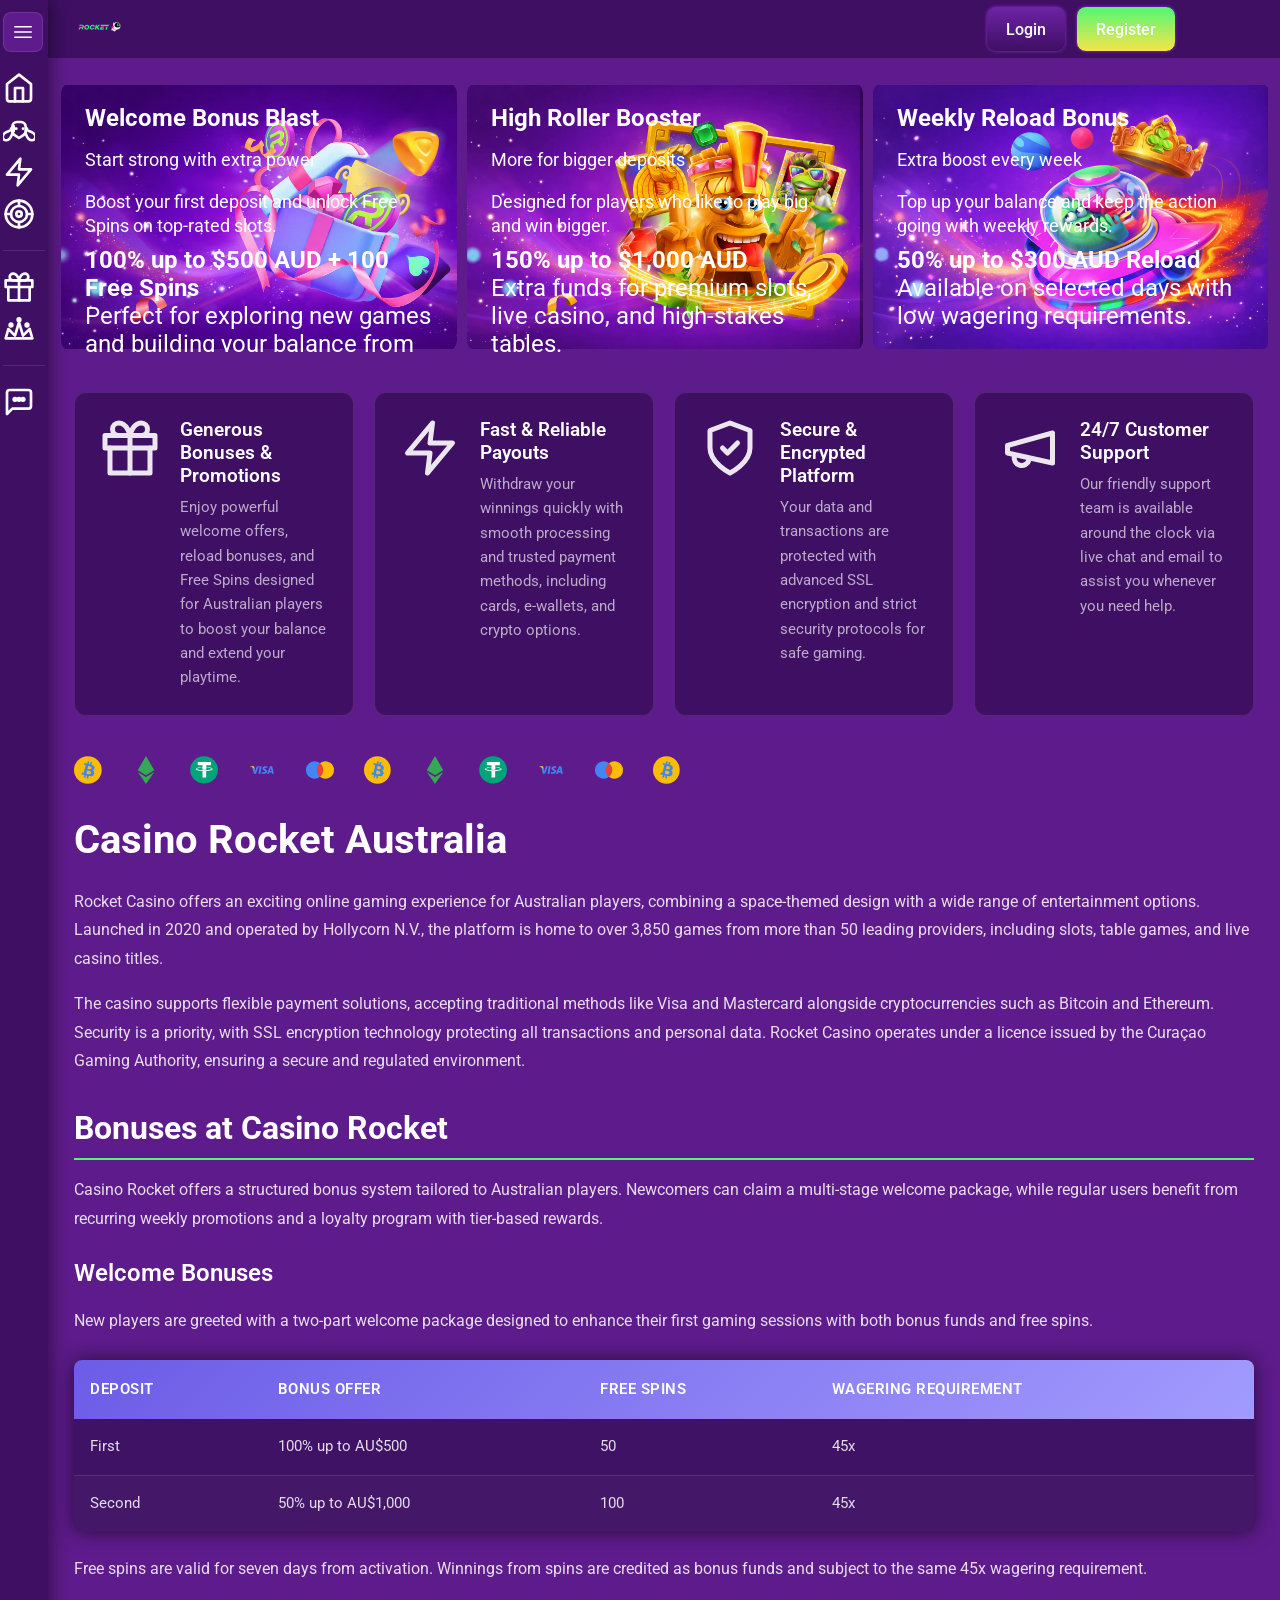
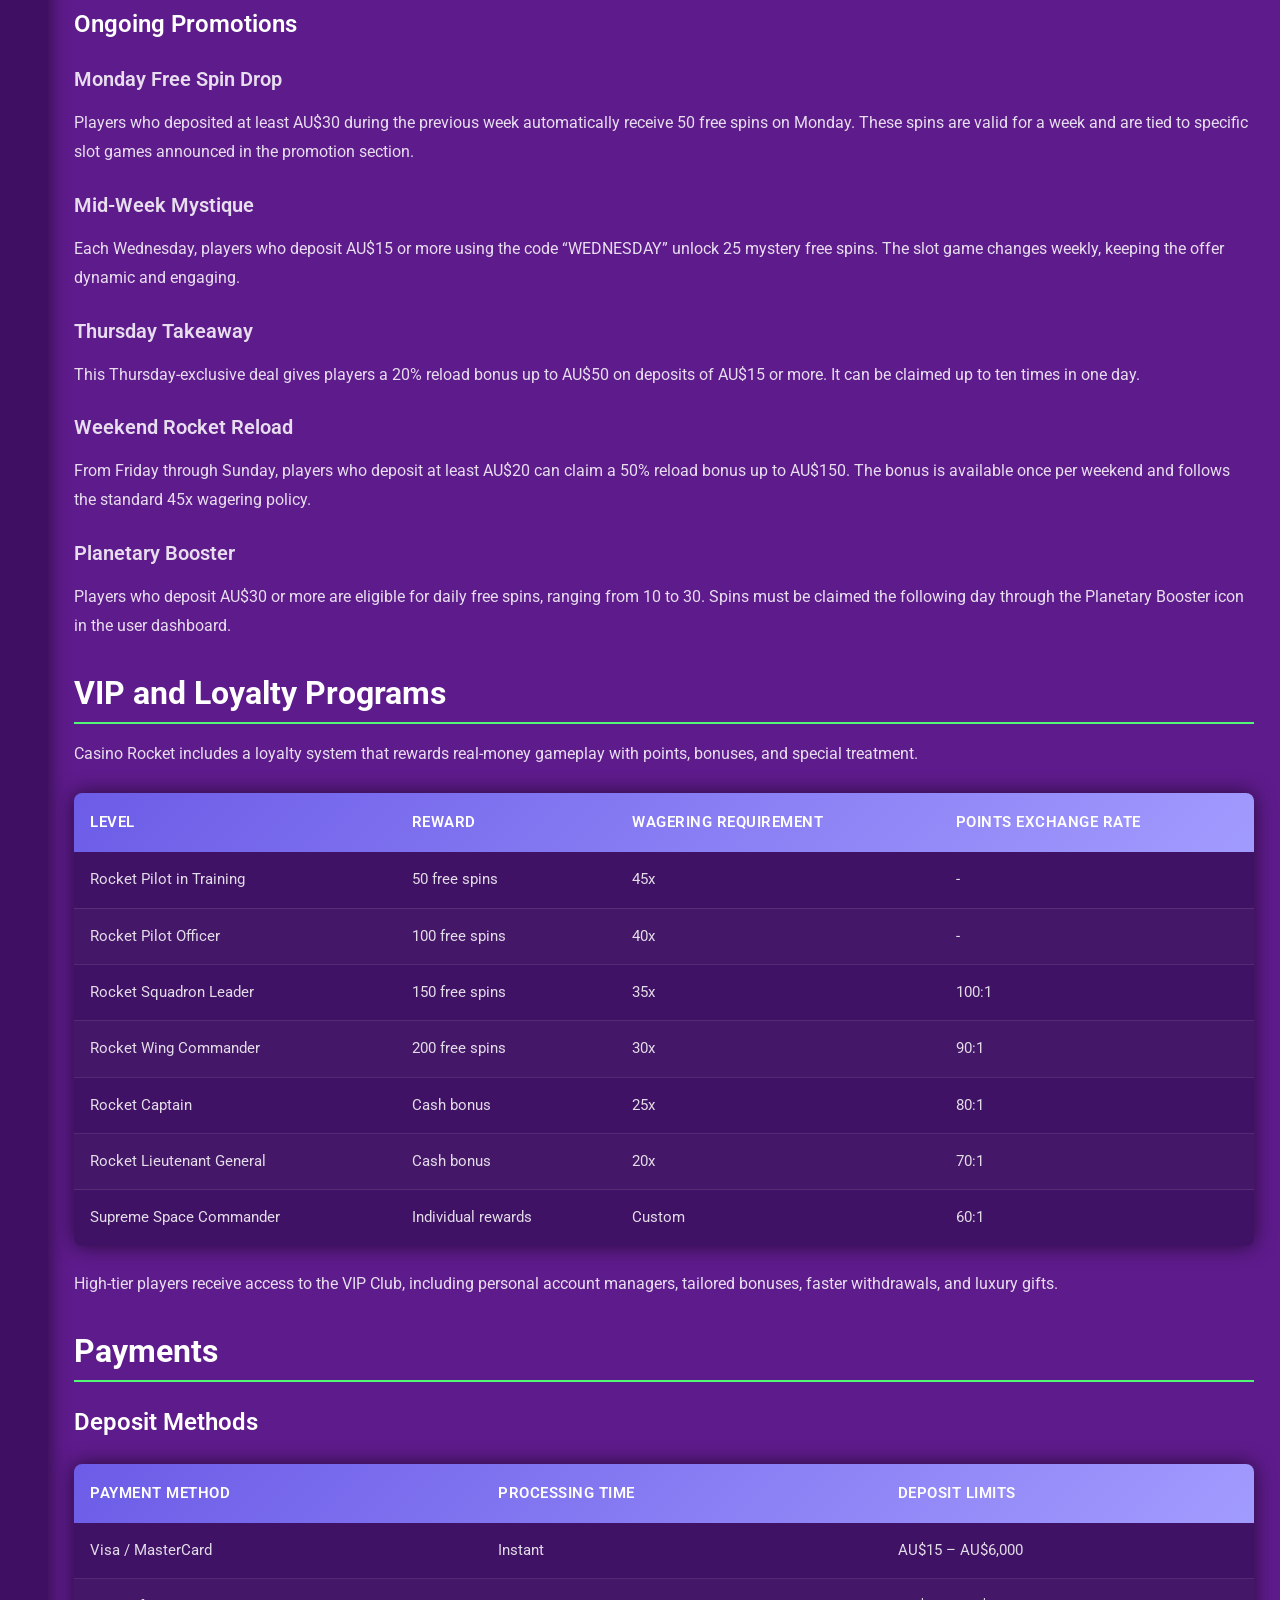
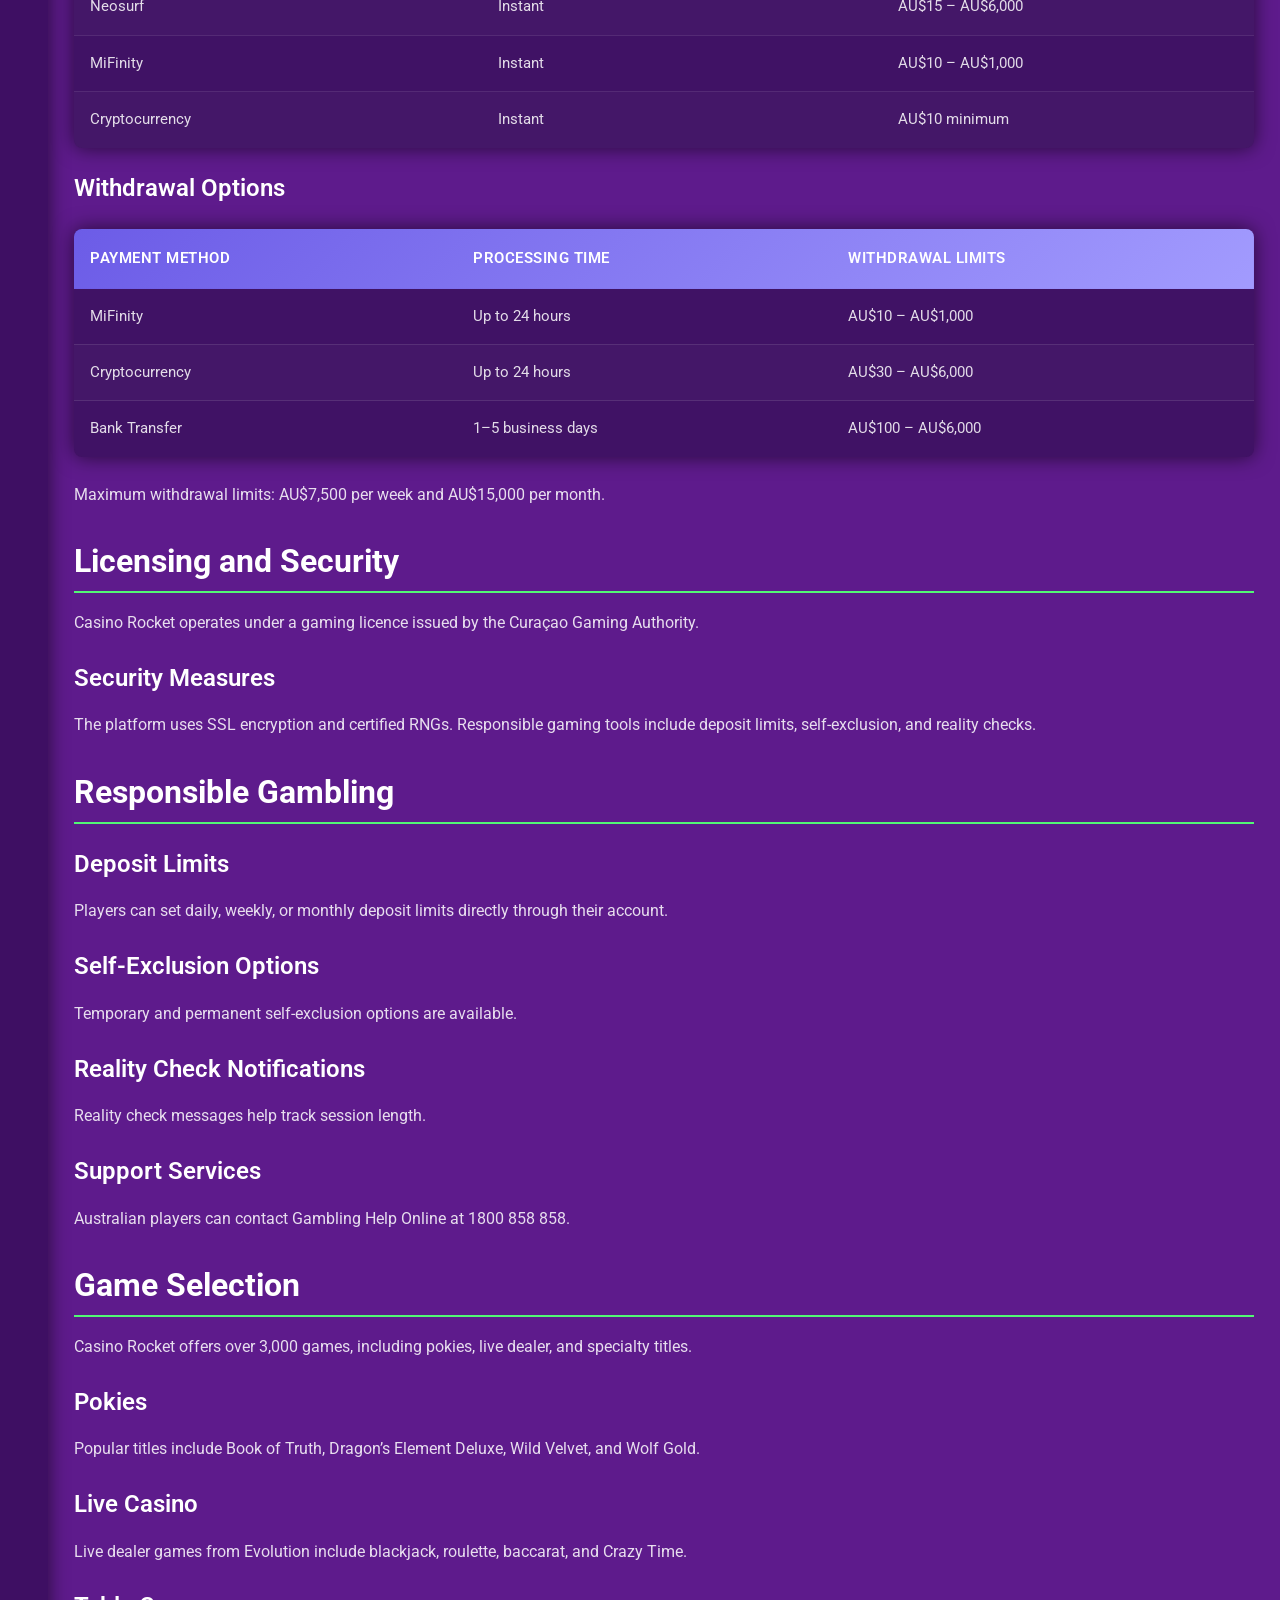
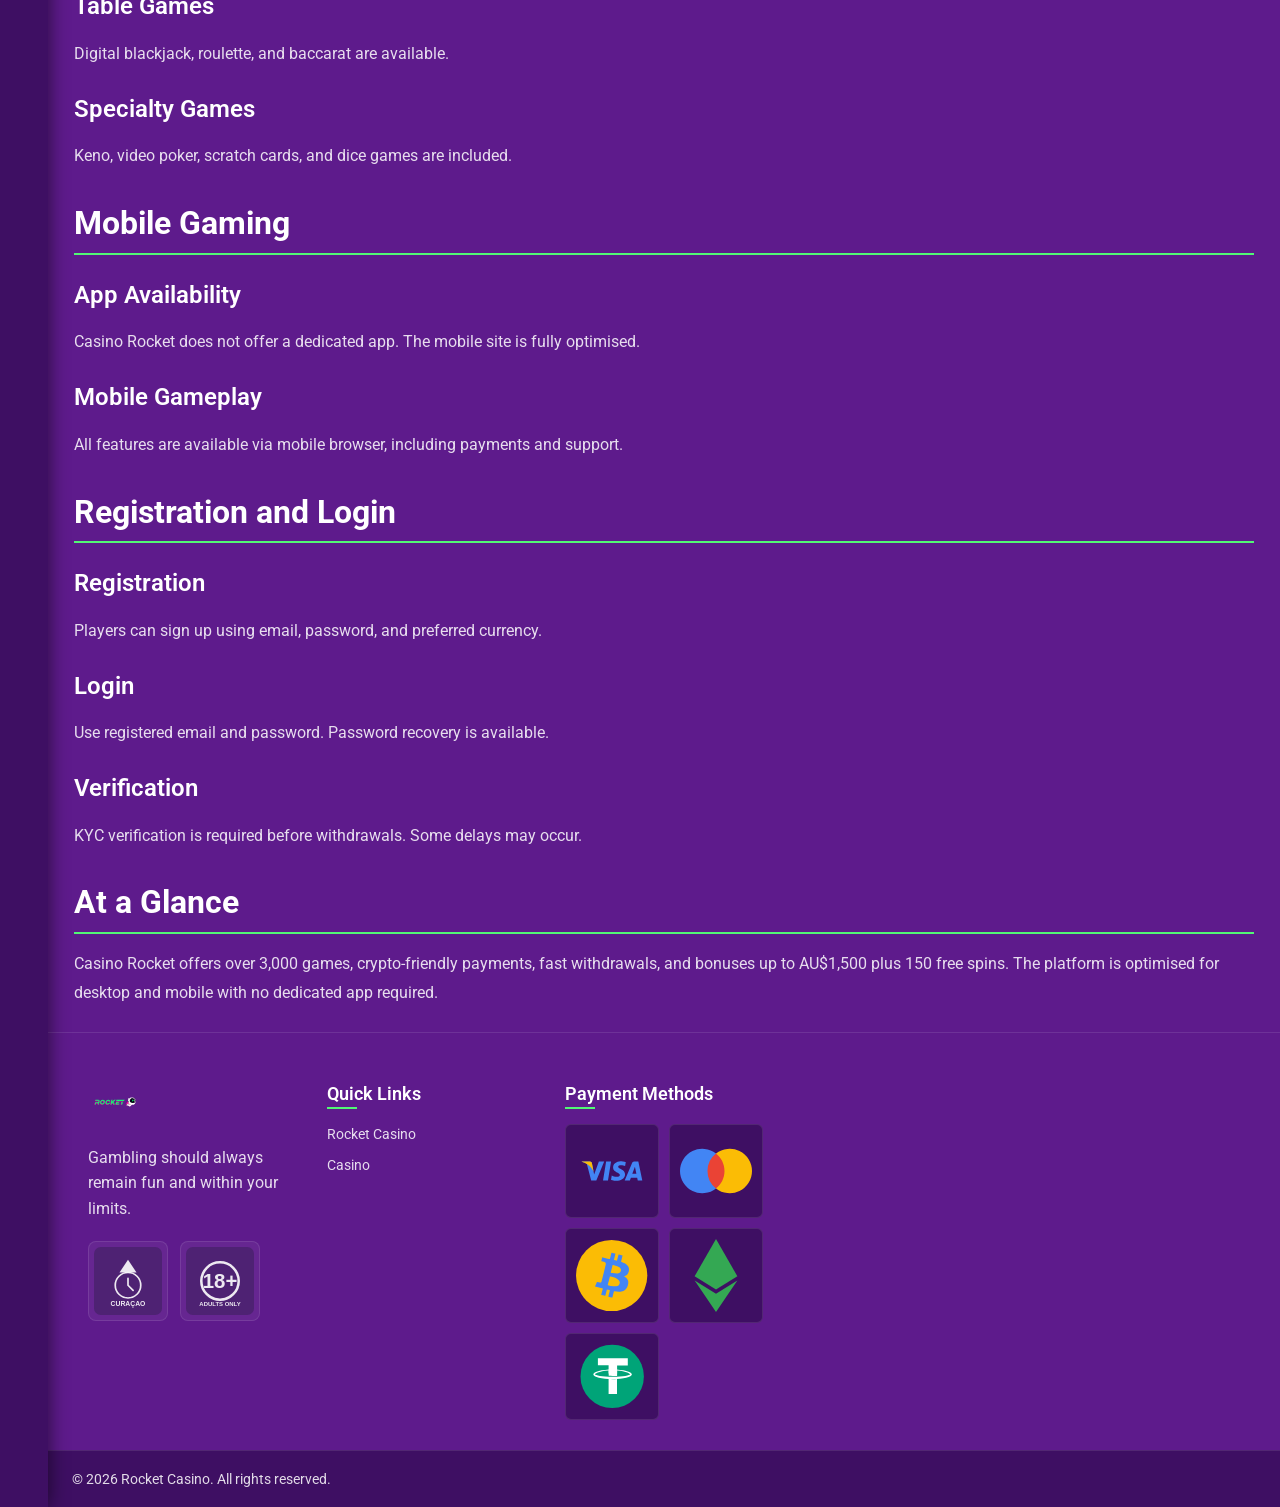
<file: index.html>
<!DOCTYPE html>
<html lang="en">
<head>
    <meta charset="UTF-8">
    <meta name="viewport" content="width=device-width, initial-scale=1.0, maximum-scale=1.0, user-scalable=no">
    <meta name="description" content="Join Casino Rocket Australia. Welcome bonus up to AU$1,500, 150 free spins, crypto deposits, quick registration, and mobile-optimised access.">
    <title>Casino Rocket | Online Casino in Australia | Bonus + Free Spins</title>
    
    <link rel="stylesheet" href="assets/css/owl.carousel.min.css">
    <link rel="stylesheet" href="assets/css/owl.theme.default.min.css">
    <link rel="stylesheet" href="assets/css/animate.css">
    <link rel="stylesheet" href="assets/css/index.css">
    <link rel="stylesheet" href="assets/css/variables.css">
    <link rel="stylesheet" href="assets/css/sidebar.css">
    <link rel="stylesheet" href="assets/css/content.css">
    
        
                <link rel="stylesheet" href="assets/css/carousel-backgrounds.css">
                
        <link rel="icon" type="image/webp" href="assets/img/favicon.ico">
        
        <link rel="alternate" hreflang="en-AU" href="https://casinorocket777-au.com/" />
    <link rel="canonical" href="https://casinorocket777-au.com/">        
        <script src="assets/js/wow.min.js"></script>
    <script>new WOW().init();</script>    </head>
<body class="body">
    <div class="container">
        <!-- Sidebar Navigation -->
<nav class="nav">
    <div class="menu">
        <svg xmlns="http://www.w3.org/2000/svg" fill="none" viewBox="0 0 24 24" stroke-width="1.5" stroke="currentColor" class="size-6">
            <path stroke-linecap="round" stroke-linejoin="round" d="M3.75 6.75h16.5M3.75 12h16.5m-16.5 5.25h16.5" />
        </svg>
        <svg xmlns="http://www.w3.org/2000/svg" fill="none" viewBox="0 0 24 24" stroke-width="1.5" stroke="currentColor" class="size-6">
            <path stroke-linecap="round" stroke-linejoin="round" d="M6 18 18 6M6 6l12 12" />
        </svg>
    </div>
                        <div class="group">
                
        <a href="https://mur.amazingtracking.online/click?pid=1&amp;offer_id=2760">
            <img src="assets/icons/lobby.svg" 
                 alt="Lobby">
            <span>Lobby</span>
        </a>
        
                            
        <a href="https://mur.amazingtracking.online/click?pid=1&amp;offer_id=2760">
            <img src="assets/icons/games.svg" 
                 alt="Games">
            <span>Games</span>
        </a>
        
                            
        <a href="https://mur.amazingtracking.online/click?pid=1&amp;offer_id=2760">
            <img src="assets/icons/instant.svg" 
                 alt="Instant">
            <span>Instant</span>
        </a>
        
                            
        <a href="https://mur.amazingtracking.online/click?pid=1&amp;offer_id=2760">
            <img src="assets/icons/live-casino.svg" 
                 alt="Live Casino">
            <span>Live Casino</span>
        </a>
        
                                </div><div class="group">
                
        <a href="https://mur.amazingtracking.online/click?pid=1&amp;offer_id=2760">
            <img src="assets/icons/promotions.svg" 
                 alt="Promotions">
            <span>Promotions</span>
        </a>
        
                            
        <a href="https://mur.amazingtracking.online/click?pid=1&amp;offer_id=2760">
            <img src="assets/icons/vip.svg" 
                 alt="VIP club">
            <span>VIP club</span>
        </a>
        
                                </div><div class="group">
                
        <a href="https://mur.amazingtracking.online/click?pid=1&amp;offer_id=2760">
            <img src="assets/icons/chat.svg" 
                 alt="Live chat">
            <span>Live chat</span>
        </a>
        
                </div>
</nav>

        <main class="main">
            <!-- Header -->
<div class="header">
    <div class="menu">
        <svg xmlns="http://www.w3.org/2000/svg" fill="none" viewBox="0 0 24 24" stroke-width="1.5" stroke="currentColor">
            <path stroke-linecap="round" stroke-linejoin="round" d="M3.75 6.75h16.5M3.75 12h16.5m-16.5 5.25h16.5" />
        </svg>
    </div>
    <div class="logo">
                    <img src="assets/img/logo.svg" alt="Logo">
            </div>
    <div class="buttonGroup">
        <a href="https://mur.amazingtracking.online/click?pid=1&amp;offer_id=2760">Login</a>
        <a href="https://mur.amazingtracking.online/click?pid=1&amp;offer_id=2760">Register</a>
    </div>
</div>

            <div class="content">
                <!-- Карусель бонусов -->
                                <div class="carousel owl-carousel">
                                            <a href="https://mur.amazingtracking.online/click?pid=1&offer_id=2760">
                            <div class="item item1">
                                <div class="top">
                                    <h2>Welcome Bonus Blast</h2>
                                    <p>Start strong with extra power</p>
                                                                            <p>Boost your first deposit and unlock Free Spins on top-rated slots.</p>
                                                                    </div>
                                                                    <div class="bottom">
                                        <p>
                                                                                            <strong>100% up to $500 AUD + 100 Free Spins</strong><br>
                                                                                        Perfect for exploring new games and building your balance from the first spin.                                        </p>
                                    </div>
                                                            </div>
                        </a>
                                            <a href="https://mur.amazingtracking.online/click?pid=1&offer_id=2760">
                            <div class="item item2">
                                <div class="top">
                                    <h2>High Roller Booster</h2>
                                    <p>More for bigger deposits</p>
                                                                            <p>Designed for players who like to play big and win bigger.</p>
                                                                    </div>
                                                                    <div class="bottom">
                                        <p>
                                                                                            <strong>150% up to $1,000 AUD</strong><br>
                                                                                        Extra funds for premium slots, live casino, and high-stakes tables.                                        </p>
                                    </div>
                                                            </div>
                        </a>
                                            <a href="https://mur.amazingtracking.online/click?pid=1&offer_id=2760">
                            <div class="item item3">
                                <div class="top">
                                    <h2>Weekly Reload Bonus</h2>
                                    <p>Extra boost every week</p>
                                                                            <p>Top up your balance and keep the action going with weekly rewards.</p>
                                                                    </div>
                                                                    <div class="bottom">
                                        <p>
                                                                                            <strong>50% up to $300 AUD Reload</strong><br>
                                                                                        Available on selected days with low wagering requirements.                                        </p>
                                    </div>
                                                            </div>
                        </a>
                                            <a href="https://mur.amazingtracking.online/click?pid=1&offer_id=2760">
                            <div class="item item4">
                                <div class="top">
                                    <h2>Free Spins Drop</h2>
                                    <p>Spin without risk</p>
                                                                            <p>Deposit and receive Free Spins on a featured slot game.</p>
                                                                    </div>
                                                                    <div class="bottom">
                                        <p>
                                                                                            <strong>30–50 Free Spins with qualifying deposit</strong><br>
                                                                                        A great way to try new games and hunt for big wins.                                        </p>
                                    </div>
                                                            </div>
                        </a>
                                    </div>
                <script>
                    // Фикс для карусели - отключаем loop если слайдов мало
                    $(document).ready(function() {
                        var carouselCount = 4;
                        $('.carousel').owlCarousel({
                            loop: carouselCount > 3,
                            margin: 10,
                            nav: false,
                            dots: false,
                            autoplay: true,
                            autoplayTimeout: 5000,
                            responsive: {
                                0: { items: 1.1 },
                                426: { items: 1.2 },
                                769: { items: 2.2 },
                                1024: { items: 3 }
                            }
                        });
                    });
                </script>
                
                <div class="wrapper">
                    <!-- Блок преимуществ -->
                                        <div class="groups wow fadeInUp">
                                                    <div class="item">
                                <img src="assets/advantages/bonus.svg" alt="Icon">
                                <div class="text">
                                    <h3>Generous Bonuses &amp; Promotions</h3>
                                    <p>Enjoy powerful welcome offers, reload bonuses, and Free Spins designed for Australian players to boost your balance and extend your playtime.</p>
                                </div>
                            </div>
                                                    <div class="item">
                                <img src="assets/advantages/fast-payout.svg" alt="Icon">
                                <div class="text">
                                    <h3>Fast &amp; Reliable Payouts</h3>
                                    <p>Withdraw your winnings quickly with smooth processing and trusted payment methods, including cards, e-wallets, and crypto options.</p>
                                </div>
                            </div>
                                                    <div class="item">
                                <img src="assets/advantages/security.svg" alt="Icon">
                                <div class="text">
                                    <h3>Secure &amp; Encrypted Platform</h3>
                                    <p>Your data and transactions are protected with advanced SSL encryption and strict security protocols for safe gaming.</p>
                                </div>
                            </div>
                                                    <div class="item">
                                <img src="assets/advantages/support.svg" alt="Icon">
                                <div class="text">
                                    <h3>24/7 Customer Support</h3>
                                    <p>Our friendly support team is available around the clock via live chat and email to assist you whenever you need help.</p>
                                </div>
                            </div>
                                            </div>
                    
                    <!-- Бегущая строка платежек -->
                                        <div class="brands">
                        <div class="owl-carousel">
                                                            <div class="item">
                                    <img src="assets/payments/visa.svg" alt="Visa">
                                </div>
                                                            <div class="item">
                                    <img src="assets/payments/mastercard.svg" alt="Mastercard">
                                </div>
                                                            <div class="item">
                                    <img src="assets/payments/bitcoin.svg" alt="Bitcoin">
                                </div>
                                                            <div class="item">
                                    <img src="assets/payments/ethereum.svg" alt="Ethereum">
                                </div>
                                                            <div class="item">
                                    <img src="assets/payments/tether.svg" alt="Tether">
                                </div>
                                                    </div>
                    </div>
                    
                    <!-- Featured Games -->
                    
                    <!-- Sports -->
                    
                    <!-- SEO контент -->
                                        <div class="seo-content">
                        <h1>Casino Rocket Australia</h1>

<p>Rocket Casino offers an exciting online gaming experience for Australian players, combining a space-themed design with a wide range of entertainment options. Launched in 2020 and operated by Hollycorn N.V., the platform is home to over 3,850 games from more than 50 leading providers, including slots, table games, and live casino titles.</p>

<p>The casino supports flexible payment solutions, accepting traditional methods like Visa and Mastercard alongside cryptocurrencies such as Bitcoin and Ethereum. Security is a priority, with SSL encryption technology protecting all transactions and personal data. Rocket Casino operates under a licence issued by the Curaçao Gaming Authority, ensuring a secure and regulated environment.</p>

<h2>Bonuses at Casino Rocket</h2>

<p>Casino Rocket offers a structured bonus system tailored to Australian players. Newcomers can claim a multi-stage welcome package, while regular users benefit from recurring weekly promotions and a loyalty program with tier-based rewards.</p>

<h3>Welcome Bonuses</h3>

<p>New players are greeted with a two-part welcome package designed to enhance their first gaming sessions with both bonus funds and free spins.</p>

<table>
  <thead>
    <tr>
      <th>Deposit</th>
      <th>Bonus Offer</th>
      <th>Free Spins</th>
      <th>Wagering Requirement</th>
    </tr>
  </thead>
  <tbody>
    <tr>
      <td>First</td>
      <td>100% up to AU$500</td>
      <td>50</td>
      <td>45x</td>
    </tr>
    <tr>
      <td>Second</td>
      <td>50% up to AU$1,000</td>
      <td>100</td>
      <td>45x</td>
    </tr>
  </tbody>
</table>

<p>Free spins are valid for seven days from activation. Winnings from spins are credited as bonus funds and subject to the same 45x wagering requirement.</p>

<h3>Ongoing Promotions</h3>

<h4>Monday Free Spin Drop</h4>
<p>Players who deposited at least AU$30 during the previous week automatically receive 50 free spins on Monday. These spins are valid for a week and are tied to specific slot games announced in the promotion section.</p>

<h4>Mid-Week Mystique</h4>
<p>Each Wednesday, players who deposit AU$15 or more using the code “WEDNESDAY” unlock 25 mystery free spins. The slot game changes weekly, keeping the offer dynamic and engaging.</p>

<h4>Thursday Takeaway</h4>
<p>This Thursday-exclusive deal gives players a 20% reload bonus up to AU$50 on deposits of AU$15 or more. It can be claimed up to ten times in one day.</p>

<h4>Weekend Rocket Reload</h4>
<p>From Friday through Sunday, players who deposit at least AU$20 can claim a 50% reload bonus up to AU$150. The bonus is available once per weekend and follows the standard 45x wagering policy.</p>

<h4>Planetary Booster</h4>
<p>Players who deposit AU$30 or more are eligible for daily free spins, ranging from 10 to 30. Spins must be claimed the following day through the Planetary Booster icon in the user dashboard.</p>

<h2>VIP and Loyalty Programs</h2>

<p>Casino Rocket includes a loyalty system that rewards real-money gameplay with points, bonuses, and special treatment.</p>

<table>
  <thead>
    <tr>
      <th>Level</th>
      <th>Reward</th>
      <th>Wagering Requirement</th>
      <th>Points Exchange Rate</th>
    </tr>
  </thead>
  <tbody>
    <tr><td>Rocket Pilot in Training</td><td>50 free spins</td><td>45x</td><td>-</td></tr>
    <tr><td>Rocket Pilot Officer</td><td>100 free spins</td><td>40x</td><td>-</td></tr>
    <tr><td>Rocket Squadron Leader</td><td>150 free spins</td><td>35x</td><td>100:1</td></tr>
    <tr><td>Rocket Wing Commander</td><td>200 free spins</td><td>30x</td><td>90:1</td></tr>
    <tr><td>Rocket Captain</td><td>Cash bonus</td><td>25x</td><td>80:1</td></tr>
    <tr><td>Rocket Lieutenant General</td><td>Cash bonus</td><td>20x</td><td>70:1</td></tr>
    <tr><td>Supreme Space Commander</td><td>Individual rewards</td><td>Custom</td><td>60:1</td></tr>
  </tbody>
</table>

<p>High-tier players receive access to the VIP Club, including personal account managers, tailored bonuses, faster withdrawals, and luxury gifts.</p>

<h2>Payments</h2>

<h3>Deposit Methods</h3>

<table>
  <thead>
    <tr>
      <th>Payment Method</th>
      <th>Processing Time</th>
      <th>Deposit Limits</th>
    </tr>
  </thead>
  <tbody>
    <tr><td>Visa / MasterCard</td><td>Instant</td><td>AU$15 – AU$6,000</td></tr>
    <tr><td>Neosurf</td><td>Instant</td><td>AU$15 – AU$6,000</td></tr>
    <tr><td>MiFinity</td><td>Instant</td><td>AU$10 – AU$1,000</td></tr>
    <tr><td>Cryptocurrency</td><td>Instant</td><td>AU$10 minimum</td></tr>
  </tbody>
</table>

<h3>Withdrawal Options</h3>

<table>
  <thead>
    <tr>
      <th>Payment Method</th>
      <th>Processing Time</th>
      <th>Withdrawal Limits</th>
    </tr>
  </thead>
  <tbody>
    <tr><td>MiFinity</td><td>Up to 24 hours</td><td>AU$10 – AU$1,000</td></tr>
    <tr><td>Cryptocurrency</td><td>Up to 24 hours</td><td>AU$30 – AU$6,000</td></tr>
    <tr><td>Bank Transfer</td><td>1–5 business days</td><td>AU$100 – AU$6,000</td></tr>
  </tbody>
</table>

<p>Maximum withdrawal limits: AU$7,500 per week and AU$15,000 per month.</p>

<h2>Licensing and Security</h2>

<p>Casino Rocket operates under a gaming licence issued by the Curaçao Gaming Authority.</p>

<h3>Security Measures</h3>
<p>The platform uses SSL encryption and certified RNGs. Responsible gaming tools include deposit limits, self-exclusion, and reality checks.</p>

<h2>Responsible Gambling</h2>

<h3>Deposit Limits</h3>
<p>Players can set daily, weekly, or monthly deposit limits directly through their account.</p>

<h3>Self-Exclusion Options</h3>
<p>Temporary and permanent self-exclusion options are available.</p>

<h3>Reality Check Notifications</h3>
<p>Reality check messages help track session length.</p>

<h3>Support Services</h3>
<p>Australian players can contact Gambling Help Online at 1800 858 858.</p>

<h2>Game Selection</h2>

<p>Casino Rocket offers over 3,000 games, including pokies, live dealer, and specialty titles.</p>

<h3>Pokies</h3>
<p>Popular titles include Book of Truth, Dragon’s Element Deluxe, Wild Velvet, and Wolf Gold.</p>

<h3>Live Casino</h3>
<p>Live dealer games from Evolution include blackjack, roulette, baccarat, and Crazy Time.</p>

<h3>Table Games</h3>
<p>Digital blackjack, roulette, and baccarat are available.</p>

<h3>Specialty Games</h3>
<p>Keno, video poker, scratch cards, and dice games are included.</p>

<h2>Mobile Gaming</h2>

<h3>App Availability</h3>
<p>Casino Rocket does not offer a dedicated app. The mobile site is fully optimised.</p>

<h3>Mobile Gameplay</h3>
<p>All features are available via mobile browser, including payments and support.</p>

<h2>Registration and Login</h2>

<h3>Registration</h3>
<p>Players can sign up using email, password, and preferred currency.</p>

<h3>Login</h3>
<p>Use registered email and password. Password recovery is available.</p>

<h3>Verification</h3>
<p>KYC verification is required before withdrawals. Some delays may occur.</p>

<h2>At a Glance</h2>

<p>Casino Rocket offers over 3,000 games, crypto-friendly payments, fast withdrawals, and bonuses up to AU$1,500 plus 150 free spins. The platform is optimised for desktop and mobile with no dedicated app required.</p>
                    </div>
                                    </div>
            </div>

            <!-- Footer -->
<footer class="footer">
    <div class="footer-content">
        <div class="footer-section">
            <div class="footer-logo">
                <img src="assets/img/logo.svg" alt="Logo">
            </div>
            <p class="footer-description">
                Gambling should always remain fun and within your limits.            </p>
                                        <div class="license-badges">
                                            <div class="license-badge">
                            <img src="assets/licenses/curacao.svg" 
                                 alt="Curacao License" 
                                 title="Curacao License">
                        </div>
                                            <div class="license-badge">
                            <img src="assets/licenses/18plus.svg" 
                                 alt="18plus License" 
                                 title="18plus License">
                        </div>
                                    </div>
                    </div>

                            <div class="footer-section">
                <h3>Quick Links</h3>
                <ul class="footer-links">
                                            <li><a href="/">Rocket Casino</a></li>
                                            <li><a href="/casino/">Casino</a></li>
                                    </ul>
            </div>
        
                    <div class="footer-section">
                <h3>Payment Methods</h3>
                <div class="payment-methods">
                                            <div class="payment-method">
                            <img src="assets/payments/visa.svg" alt="Visa">
                        </div>
                                            <div class="payment-method">
                            <img src="assets/payments/mastercard.svg" alt="Mastercard">
                        </div>
                                            <div class="payment-method">
                            <img src="assets/payments/bitcoin.svg" alt="Bitcoin">
                        </div>
                                            <div class="payment-method">
                            <img src="assets/payments/ethereum.svg" alt="Ethereum">
                        </div>
                                            <div class="payment-method">
                            <img src="assets/payments/tether.svg" alt="Tether">
                        </div>
                                    </div>
            </div>
            </div>
    
            <div class="footer-bottom">
            <p>© 2026 Rocket Casino. All rights reserved.</p>
        </div>
    </footer>
        </main>
    </div>

    <!-- Scripts -->
<script src="assets/js/jquery.min.js"></script>
<script src="assets/js/owl.carousel.min.js"></script>
<script src="assets/js/index.js"></script>
</body>
</html>
</file>
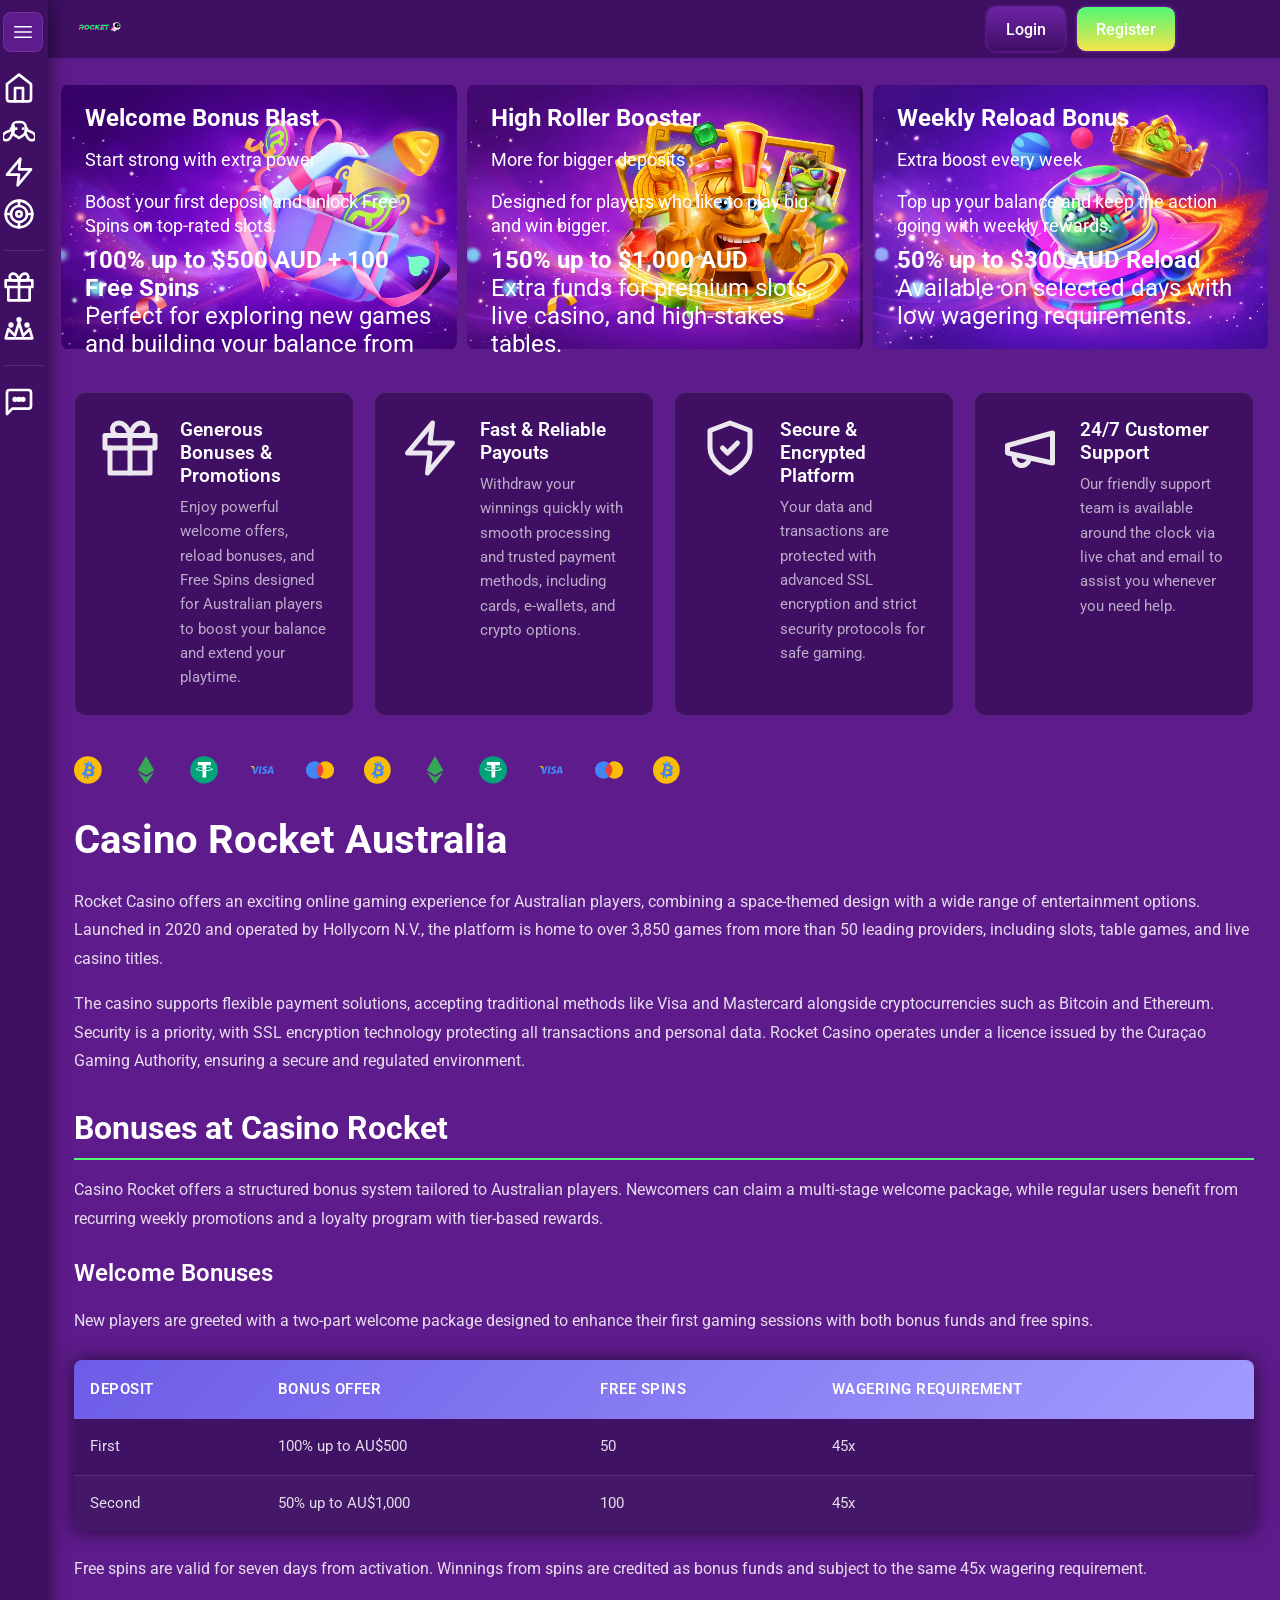
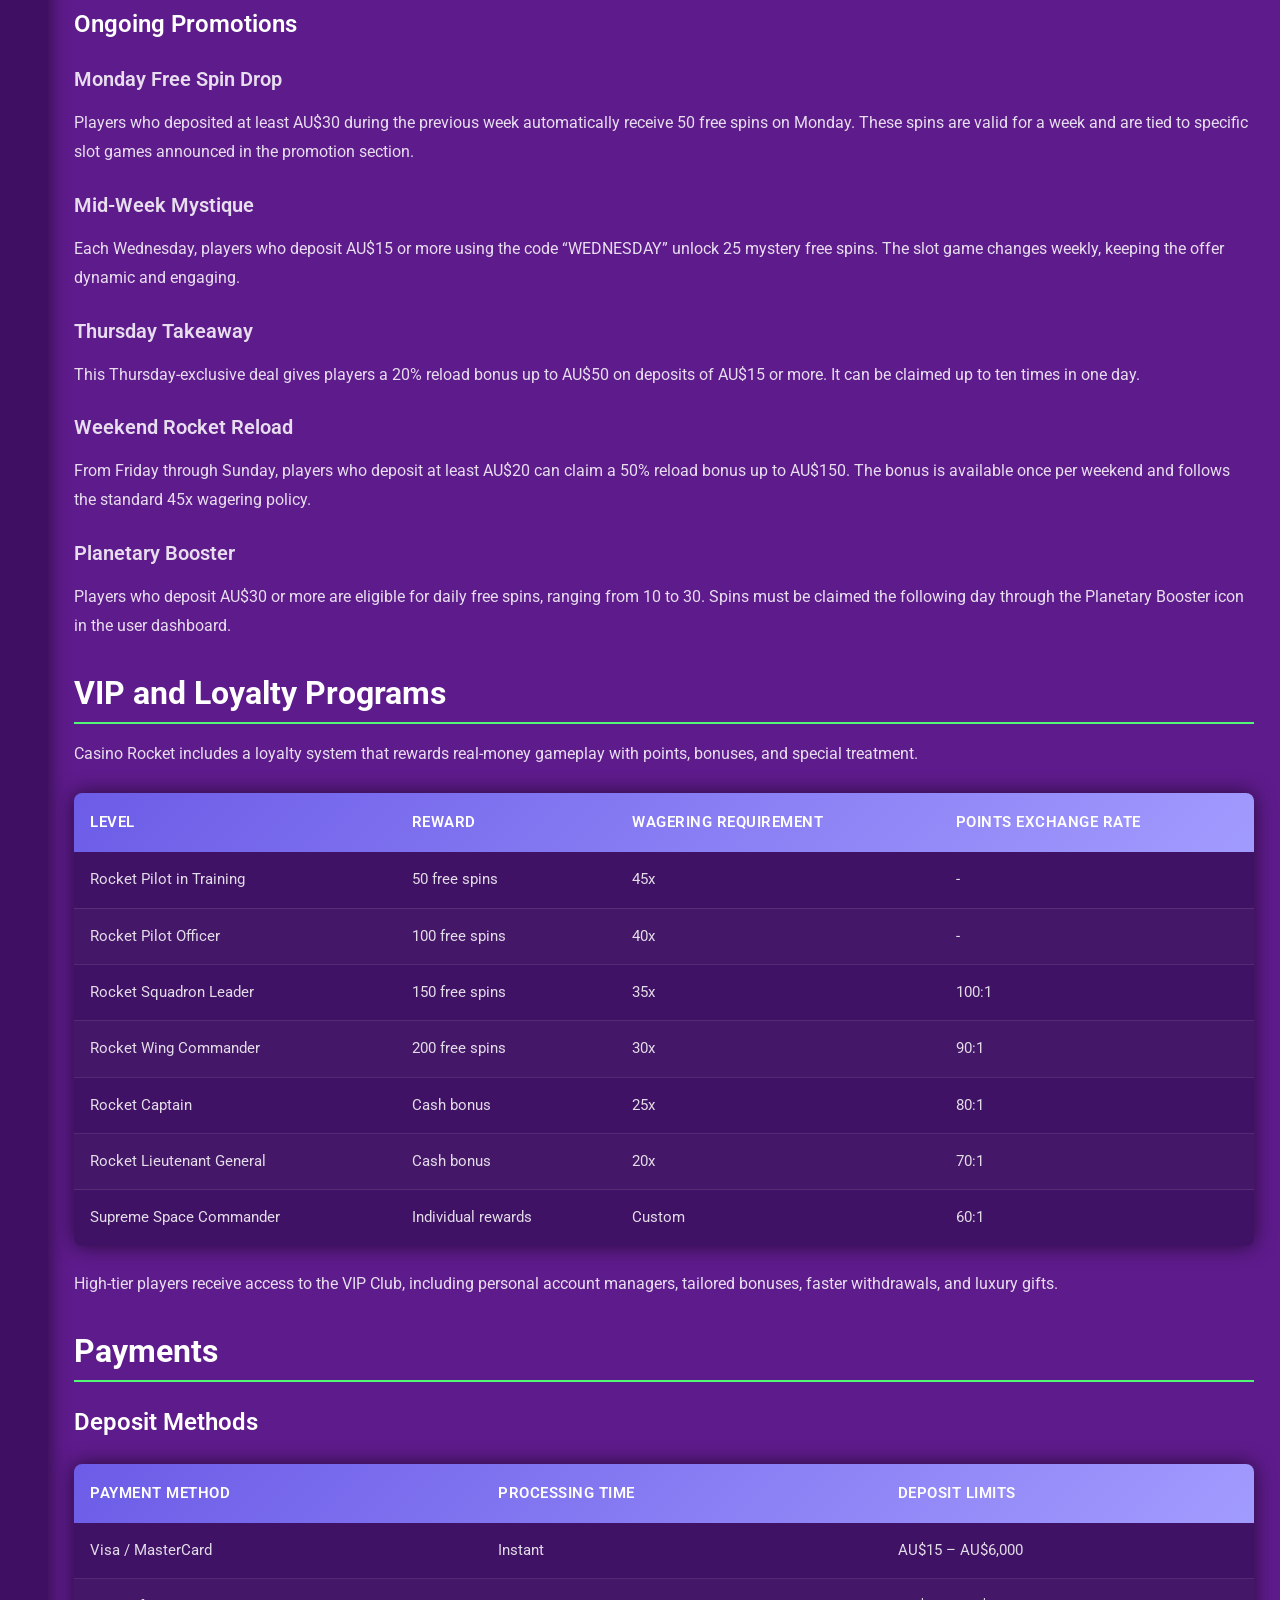
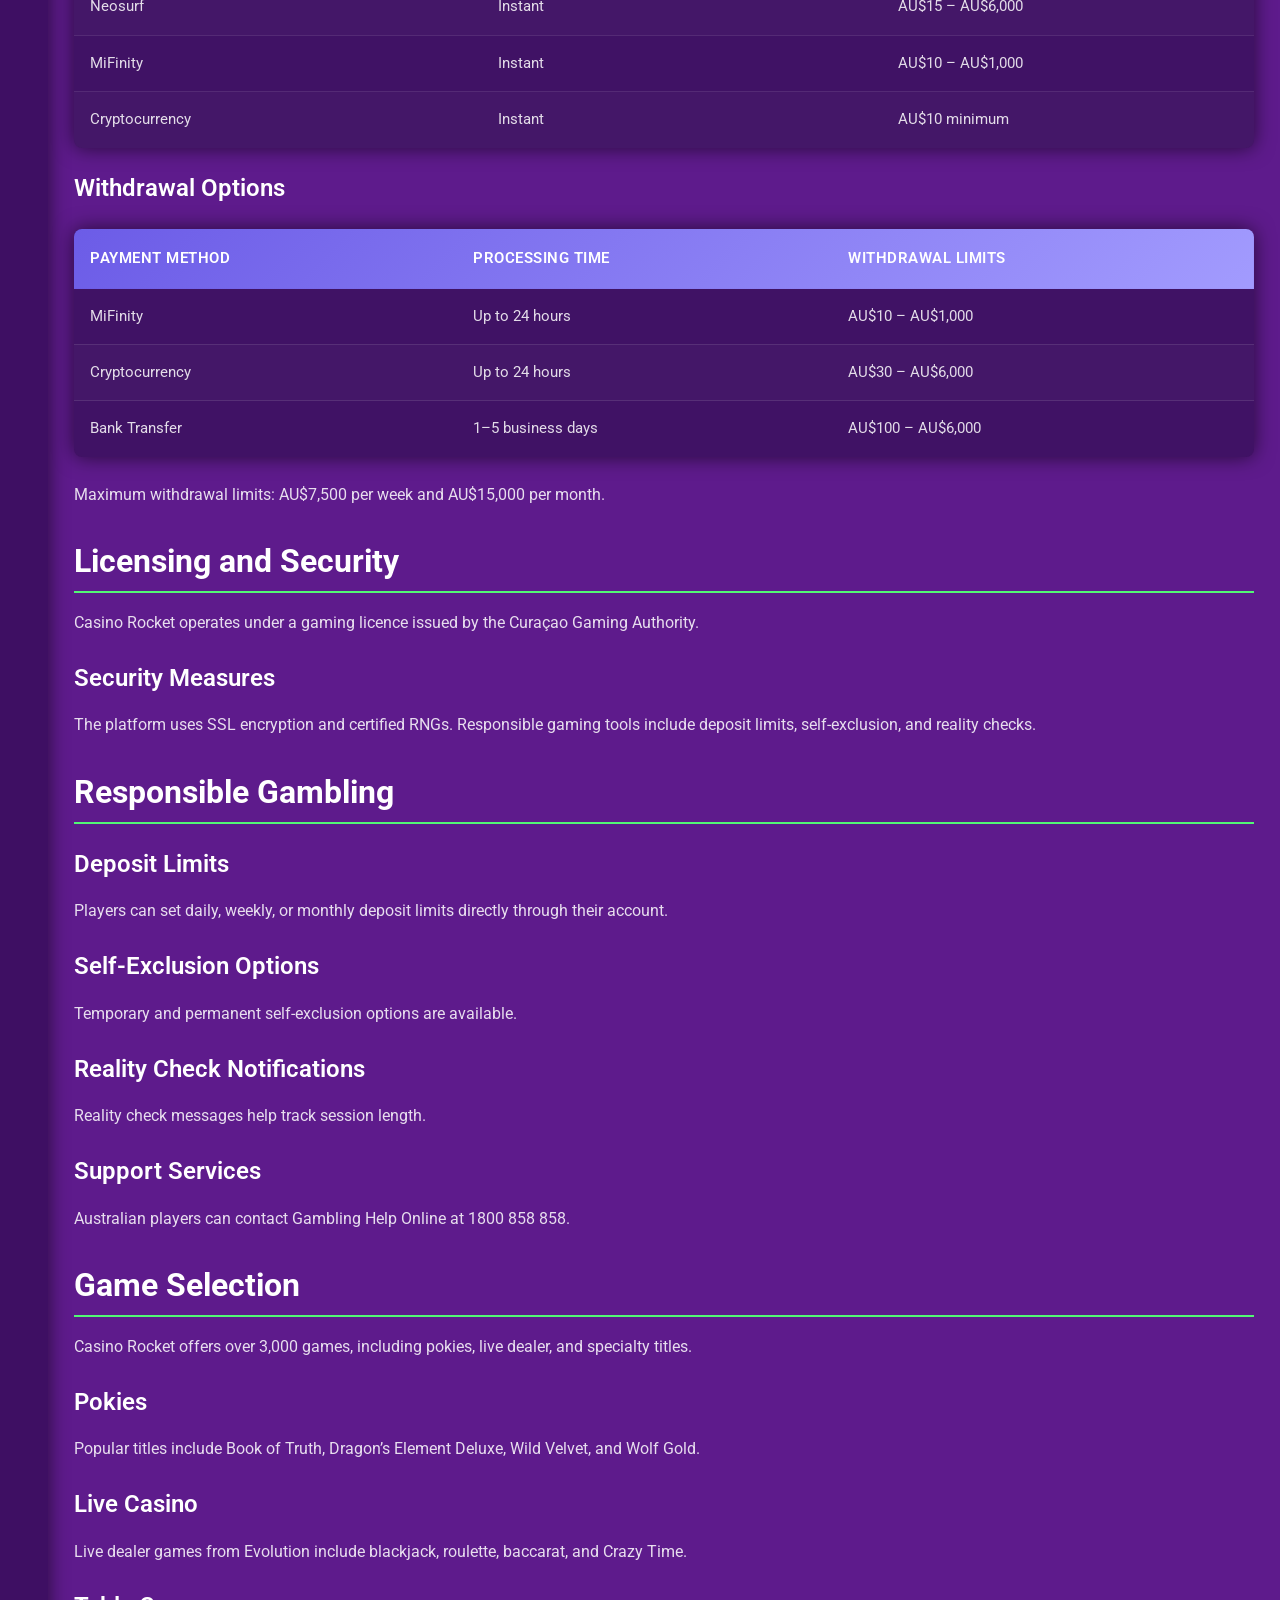
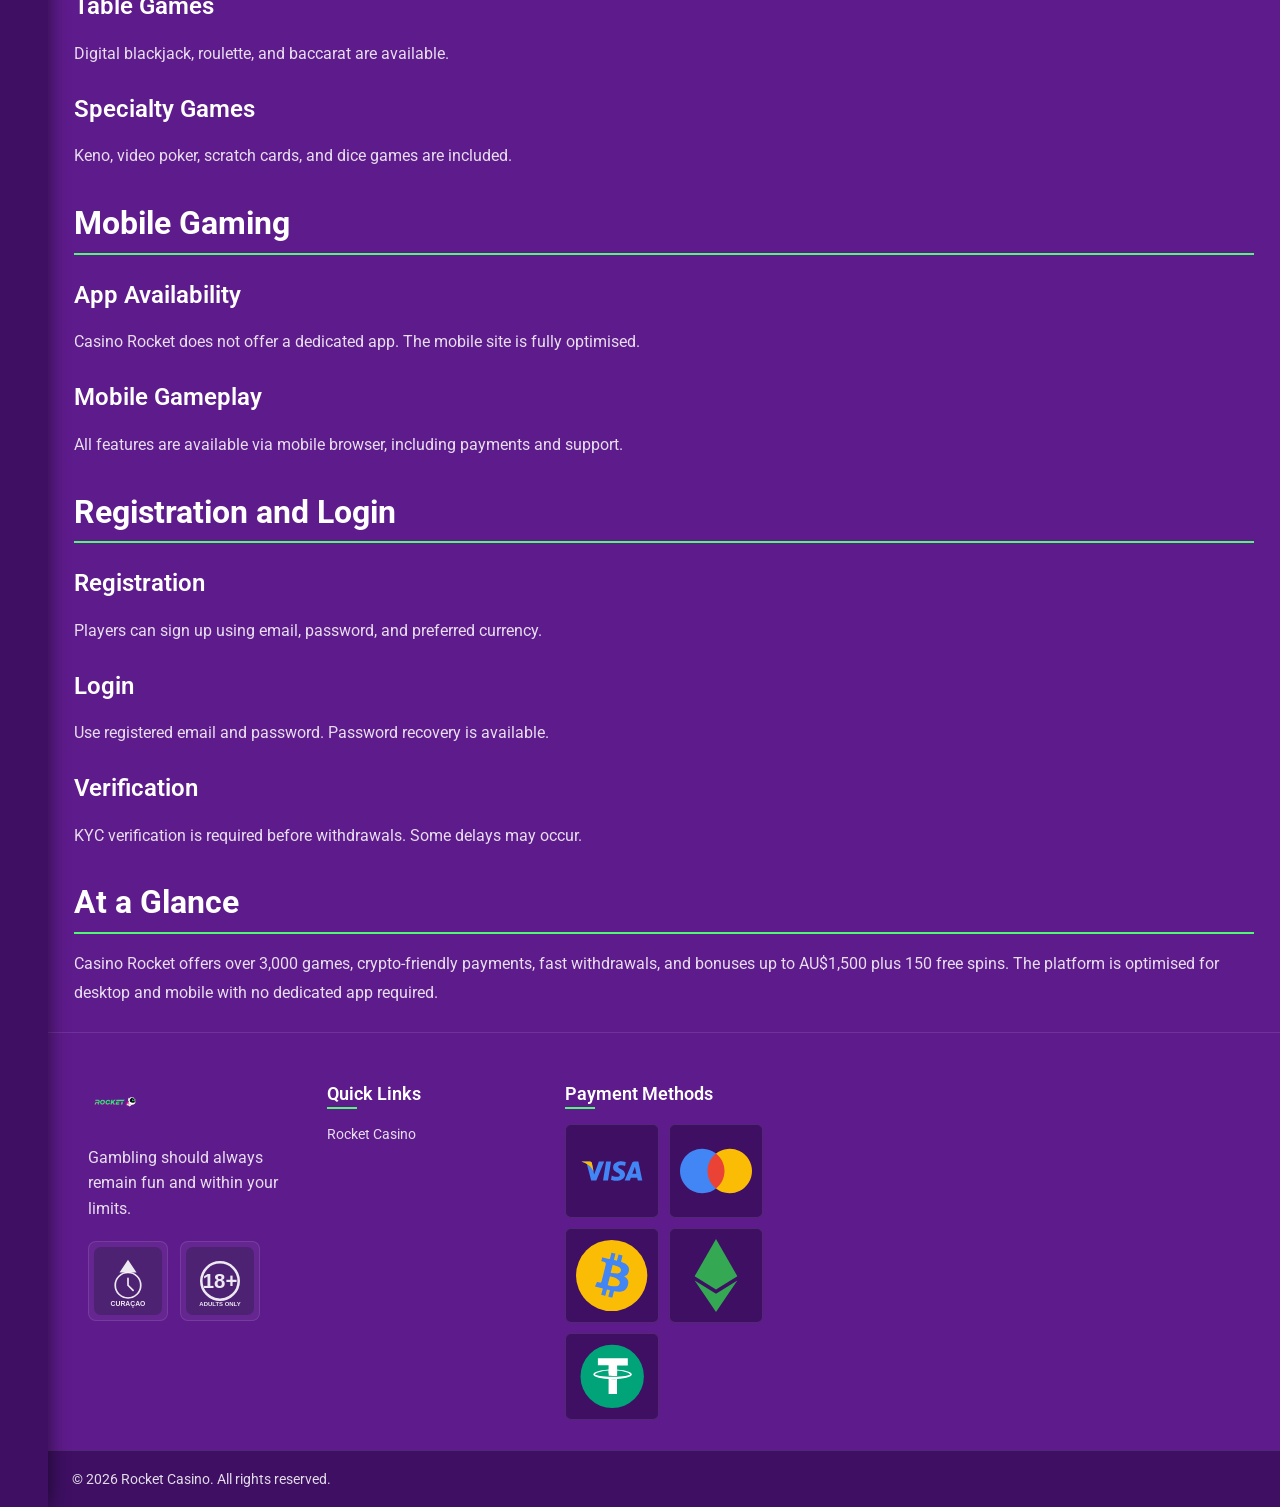
<file: aus/index.html>
<!DOCTYPE html>
<html lang="en-AU">
<head>
    <meta charset="UTF-8">
    <meta name="viewport" content="width=device-width, initial-scale=1.0, maximum-scale=1.0, user-scalable=no">
    <meta name="description" content="Join Casino Rocket Australia. Welcome bonus up to AU$1,500, 150 free spins, crypto deposits, quick registration, and mobile-optimised access.">
    <title>Casino Rocket | Online Casino in Australia | Bonus + Free Spins</title>
    
    <link rel="stylesheet" href="../assets/css/owl.carousel.min.css">
    <link rel="stylesheet" href="../assets/css/owl.theme.default.min.css">
    <link rel="stylesheet" href="../assets/css/animate.css">
    <link rel="stylesheet" href="../assets/css/index.css">
    <link rel="stylesheet" href="../assets/css/variables.css">
    <link rel="stylesheet" href="../assets/css/sidebar.css">
    <link rel="stylesheet" href="../assets/css/content.css">
    
        
                <link rel="stylesheet" href="../assets/css/carousel-backgrounds.css">
                
        <link rel="icon" type="image/webp" href="../assets/img/favicon.ico">
        
        <link rel="alternate" hreflang="en" href="https://casinorocket777-au.com/" />
    <link rel="alternate" hreflang="en-AU" href="https://casinorocket777-au.com/aus/" />
    <link rel="alternate" hreflang="x-default" href="https://casinorocket777-au.com/" />
    <link rel="canonical" href="https://casinorocket777-au.com/aus/">        
        <script src="../assets/js/wow.min.js"></script>
    <script>new WOW().init();</script>    </head>
<body class="body">
    <div class="container">
        <!-- Sidebar Navigation -->
<nav class="nav">
    <div class="menu">
        <svg xmlns="http://www.w3.org/2000/svg" fill="none" viewBox="0 0 24 24" stroke-width="1.5" stroke="currentColor" class="size-6">
            <path stroke-linecap="round" stroke-linejoin="round" d="M3.75 6.75h16.5M3.75 12h16.5m-16.5 5.25h16.5" />
        </svg>
        <svg xmlns="http://www.w3.org/2000/svg" fill="none" viewBox="0 0 24 24" stroke-width="1.5" stroke="currentColor" class="size-6">
            <path stroke-linecap="round" stroke-linejoin="round" d="M6 18 18 6M6 6l12 12" />
        </svg>
    </div>
                        <div class="group">
                
        <a href="https://mur.amazingtracking.online/click?pid=1&amp;offer_id=2760">
            <img src="../assets/icons/lobby.svg" 
                 alt="Lobby">
            <span>Lobby</span>
        </a>
        
                            
        <a href="https://mur.amazingtracking.online/click?pid=1&amp;offer_id=2760">
            <img src="../assets/icons/games.svg" 
                 alt="Games">
            <span>Games</span>
        </a>
        
                            
        <a href="https://mur.amazingtracking.online/click?pid=1&amp;offer_id=2760">
            <img src="../assets/icons/instant.svg" 
                 alt="Instant">
            <span>Instant</span>
        </a>
        
                            
        <a href="https://mur.amazingtracking.online/click?pid=1&amp;offer_id=2760">
            <img src="../assets/icons/live-casino.svg" 
                 alt="Live Casino">
            <span>Live Casino</span>
        </a>
        
                                </div><div class="group">
                
        <a href="https://mur.amazingtracking.online/click?pid=1&amp;offer_id=2760">
            <img src="../assets/icons/promotions.svg" 
                 alt="Promotions">
            <span>Promotions</span>
        </a>
        
                            
        <a href="https://mur.amazingtracking.online/click?pid=1&amp;offer_id=2760">
            <img src="../assets/icons/vip.svg" 
                 alt="VIP club">
            <span>VIP club</span>
        </a>
        
                                </div><div class="group">
                
        <a href="https://mur.amazingtracking.online/click?pid=1&amp;offer_id=2760">
            <img src="../assets/icons/chat.svg" 
                 alt="Live chat">
            <span>Live chat</span>
        </a>
        
                </div>
</nav>

        <main class="main">
            <!-- Header -->
<div class="header">
    <div class="menu">
        <svg xmlns="http://www.w3.org/2000/svg" fill="none" viewBox="0 0 24 24" stroke-width="1.5" stroke="currentColor">
            <path stroke-linecap="round" stroke-linejoin="round" d="M3.75 6.75h16.5M3.75 12h16.5m-16.5 5.25h16.5" />
        </svg>
    </div>
    <div class="logo">
                    <img src="../assets/img/logo.svg" alt="Logo">
            </div>
    <div class="buttonGroup">
        <a href="https://mur.amazingtracking.online/click?pid=1&amp;offer_id=2760">Login</a>
        <a href="https://mur.amazingtracking.online/click?pid=1&amp;offer_id=2760">Register</a>
    </div>
</div>

            <div class="content">
                <!-- Карусель бонусов -->
                                <div class="carousel owl-carousel">
                                            <a href="https://mur.amazingtracking.online/click?pid=1&offer_id=2760">
                            <div class="item item1">
                                <div class="top">
                                    <h2>Welcome Bonus Blast</h2>
                                    <p>Start strong with extra power</p>
                                                                            <p>Boost your first deposit and unlock Free Spins on top-rated slots.</p>
                                                                    </div>
                                                                    <div class="bottom">
                                        <p>
                                                                                            <strong>100% up to $500 AUD + 100 Free Spins</strong><br>
                                                                                        Perfect for exploring new games and building your balance from the first spin.                                        </p>
                                    </div>
                                                            </div>
                        </a>
                                            <a href="https://mur.amazingtracking.online/click?pid=1&offer_id=2760">
                            <div class="item item2">
                                <div class="top">
                                    <h2>High Roller Booster</h2>
                                    <p>More for bigger deposits</p>
                                                                            <p>Designed for players who like to play big and win bigger.</p>
                                                                    </div>
                                                                    <div class="bottom">
                                        <p>
                                                                                            <strong>150% up to $1,000 AUD</strong><br>
                                                                                        Extra funds for premium slots, live casino, and high-stakes tables.                                        </p>
                                    </div>
                                                            </div>
                        </a>
                                            <a href="https://mur.amazingtracking.online/click?pid=1&offer_id=2760">
                            <div class="item item3">
                                <div class="top">
                                    <h2>Weekly Reload Bonus</h2>
                                    <p>Extra boost every week</p>
                                                                            <p>Top up your balance and keep the action going with weekly rewards.</p>
                                                                    </div>
                                                                    <div class="bottom">
                                        <p>
                                                                                            <strong>50% up to $300 AUD Reload</strong><br>
                                                                                        Available on selected days with low wagering requirements.                                        </p>
                                    </div>
                                                            </div>
                        </a>
                                            <a href="https://mur.amazingtracking.online/click?pid=1&offer_id=2760">
                            <div class="item item4">
                                <div class="top">
                                    <h2>Free Spins Drop</h2>
                                    <p>Spin without risk</p>
                                                                            <p>Deposit and receive Free Spins on a featured slot game.</p>
                                                                    </div>
                                                                    <div class="bottom">
                                        <p>
                                                                                            <strong>30–50 Free Spins with qualifying deposit</strong><br>
                                                                                        A great way to try new games and hunt for big wins.                                        </p>
                                    </div>
                                                            </div>
                        </a>
                                    </div>
                <script>
                    // Фикс для карусели - отключаем loop если слайдов мало
                    $(document).ready(function() {
                        var carouselCount = 4;
                        $('.carousel').owlCarousel({
                            loop: carouselCount > 3,
                            margin: 10,
                            nav: false,
                            dots: false,
                            autoplay: true,
                            autoplayTimeout: 5000,
                            responsive: {
                                0: { items: 1.1 },
                                426: { items: 1.2 },
                                769: { items: 2.2 },
                                1024: { items: 3 }
                            }
                        });
                    });
                </script>
                
                <div class="wrapper">
                    <!-- Блок преимуществ -->
                                        <div class="groups wow fadeInUp">
                                                    <div class="item">
                                <img src="../assets/advantages/bonus.svg" alt="Icon">
                                <div class="text">
                                    <h3>Generous Bonuses &amp; Promotions</h3>
                                    <p>Enjoy powerful welcome offers, reload bonuses, and Free Spins designed for Australian players to boost your balance and extend your playtime.</p>
                                </div>
                            </div>
                                                    <div class="item">
                                <img src="../assets/advantages/fast-payout.svg" alt="Icon">
                                <div class="text">
                                    <h3>Fast &amp; Reliable Payouts</h3>
                                    <p>Withdraw your winnings quickly with smooth processing and trusted payment methods, including cards, e-wallets, and crypto options.</p>
                                </div>
                            </div>
                                                    <div class="item">
                                <img src="../assets/advantages/security.svg" alt="Icon">
                                <div class="text">
                                    <h3>Secure &amp; Encrypted Platform</h3>
                                    <p>Your data and transactions are protected with advanced SSL encryption and strict security protocols for safe gaming.</p>
                                </div>
                            </div>
                                                    <div class="item">
                                <img src="../assets/advantages/support.svg" alt="Icon">
                                <div class="text">
                                    <h3>24/7 Customer Support</h3>
                                    <p>Our friendly support team is available around the clock via live chat and email to assist you whenever you need help.</p>
                                </div>
                            </div>
                                            </div>
                    
                    <!-- Бегущая строка платежек -->
                                        <div class="brands">
                        <div class="owl-carousel">
                                                            <div class="item">
                                    <img src="../assets/payments/visa.svg" alt="Visa">
                                </div>
                                                            <div class="item">
                                    <img src="../assets/payments/mastercard.svg" alt="Mastercard">
                                </div>
                                                            <div class="item">
                                    <img src="../assets/payments/bitcoin.svg" alt="Bitcoin">
                                </div>
                                                            <div class="item">
                                    <img src="../assets/payments/ethereum.svg" alt="Ethereum">
                                </div>
                                                            <div class="item">
                                    <img src="../assets/payments/tether.svg" alt="Tether">
                                </div>
                                                    </div>
                    </div>
                    
                    <!-- Featured Games -->
                    
                    <!-- Sports -->
                    
                    <!-- SEO контент -->
                                        <div class="seo-content">
                        <h1>Casino Rocket Australia</h1>

<p>Rocket Casino offers an exciting online gaming experience for Australian players, combining a space-themed design with a wide range of entertainment options. Launched in 2020 and operated by Hollycorn N.V., the platform is home to over 3,850 games from more than 50 leading providers, including slots, table games, and live casino titles.</p>

<p>The casino supports flexible payment solutions, accepting traditional methods like Visa and Mastercard alongside cryptocurrencies such as Bitcoin and Ethereum. Security is a priority, with SSL encryption technology protecting all transactions and personal data. Rocket Casino operates under a licence issued by the Curaçao Gaming Authority, ensuring a secure and regulated environment.</p>

<h2>Bonuses at Casino Rocket</h2>

<p>Casino Rocket offers a structured bonus system tailored to Australian players. Newcomers can claim a multi-stage welcome package, while regular users benefit from recurring weekly promotions and a loyalty program with tier-based rewards.</p>

<h3>Welcome Bonuses</h3>

<p>New players are greeted with a two-part welcome package designed to enhance their first gaming sessions with both bonus funds and free spins.</p>

<table>
  <thead>
    <tr>
      <th>Deposit</th>
      <th>Bonus Offer</th>
      <th>Free Spins</th>
      <th>Wagering Requirement</th>
    </tr>
  </thead>
  <tbody>
    <tr>
      <td>First</td>
      <td>100% up to AU$500</td>
      <td>50</td>
      <td>45x</td>
    </tr>
    <tr>
      <td>Second</td>
      <td>50% up to AU$1,000</td>
      <td>100</td>
      <td>45x</td>
    </tr>
  </tbody>
</table>

<p>Free spins are valid for seven days from activation. Winnings from spins are credited as bonus funds and subject to the same 45x wagering requirement.</p>

<h3>Ongoing Promotions</h3>

<h4>Monday Free Spin Drop</h4>
<p>Players who deposited at least AU$30 during the previous week automatically receive 50 free spins on Monday. These spins are valid for a week and are tied to specific slot games announced in the promotion section.</p>

<h4>Mid-Week Mystique</h4>
<p>Each Wednesday, players who deposit AU$15 or more using the code “WEDNESDAY” unlock 25 mystery free spins. The slot game changes weekly, keeping the offer dynamic and engaging.</p>

<h4>Thursday Takeaway</h4>
<p>This Thursday-exclusive deal gives players a 20% reload bonus up to AU$50 on deposits of AU$15 or more. It can be claimed up to ten times in one day.</p>

<h4>Weekend Rocket Reload</h4>
<p>From Friday through Sunday, players who deposit at least AU$20 can claim a 50% reload bonus up to AU$150. The bonus is available once per weekend and follows the standard 45x wagering policy.</p>

<h4>Planetary Booster</h4>
<p>Players who deposit AU$30 or more are eligible for daily free spins, ranging from 10 to 30. Spins must be claimed the following day through the Planetary Booster icon in the user dashboard.</p>

<h2>VIP and Loyalty Programs</h2>

<p>Casino Rocket includes a loyalty system that rewards real-money gameplay with points, bonuses, and special treatment.</p>

<table>
  <thead>
    <tr>
      <th>Level</th>
      <th>Reward</th>
      <th>Wagering Requirement</th>
      <th>Points Exchange Rate</th>
    </tr>
  </thead>
  <tbody>
    <tr><td>Rocket Pilot in Training</td><td>50 free spins</td><td>45x</td><td>-</td></tr>
    <tr><td>Rocket Pilot Officer</td><td>100 free spins</td><td>40x</td><td>-</td></tr>
    <tr><td>Rocket Squadron Leader</td><td>150 free spins</td><td>35x</td><td>100:1</td></tr>
    <tr><td>Rocket Wing Commander</td><td>200 free spins</td><td>30x</td><td>90:1</td></tr>
    <tr><td>Rocket Captain</td><td>Cash bonus</td><td>25x</td><td>80:1</td></tr>
    <tr><td>Rocket Lieutenant General</td><td>Cash bonus</td><td>20x</td><td>70:1</td></tr>
    <tr><td>Supreme Space Commander</td><td>Individual rewards</td><td>Custom</td><td>60:1</td></tr>
  </tbody>
</table>

<p>High-tier players receive access to the VIP Club, including personal account managers, tailored bonuses, faster withdrawals, and luxury gifts.</p>

<h2>Payments</h2>

<h3>Deposit Methods</h3>

<table>
  <thead>
    <tr>
      <th>Payment Method</th>
      <th>Processing Time</th>
      <th>Deposit Limits</th>
    </tr>
  </thead>
  <tbody>
    <tr><td>Visa / MasterCard</td><td>Instant</td><td>AU$15 – AU$6,000</td></tr>
    <tr><td>Neosurf</td><td>Instant</td><td>AU$15 – AU$6,000</td></tr>
    <tr><td>MiFinity</td><td>Instant</td><td>AU$10 – AU$1,000</td></tr>
    <tr><td>Cryptocurrency</td><td>Instant</td><td>AU$10 minimum</td></tr>
  </tbody>
</table>

<h3>Withdrawal Options</h3>

<table>
  <thead>
    <tr>
      <th>Payment Method</th>
      <th>Processing Time</th>
      <th>Withdrawal Limits</th>
    </tr>
  </thead>
  <tbody>
    <tr><td>MiFinity</td><td>Up to 24 hours</td><td>AU$10 – AU$1,000</td></tr>
    <tr><td>Cryptocurrency</td><td>Up to 24 hours</td><td>AU$30 – AU$6,000</td></tr>
    <tr><td>Bank Transfer</td><td>1–5 business days</td><td>AU$100 – AU$6,000</td></tr>
  </tbody>
</table>

<p>Maximum withdrawal limits: AU$7,500 per week and AU$15,000 per month.</p>

<h2>Licensing and Security</h2>

<p>Casino Rocket operates under a gaming licence issued by the Curaçao Gaming Authority.</p>

<h3>Security Measures</h3>
<p>The platform uses SSL encryption and certified RNGs. Responsible gaming tools include deposit limits, self-exclusion, and reality checks.</p>

<h2>Responsible Gambling</h2>

<h3>Deposit Limits</h3>
<p>Players can set daily, weekly, or monthly deposit limits directly through their account.</p>

<h3>Self-Exclusion Options</h3>
<p>Temporary and permanent self-exclusion options are available.</p>

<h3>Reality Check Notifications</h3>
<p>Reality check messages help track session length.</p>

<h3>Support Services</h3>
<p>Australian players can contact Gambling Help Online at 1800 858 858.</p>

<h2>Game Selection</h2>

<p>Casino Rocket offers over 3,000 games, including pokies, live dealer, and specialty titles.</p>

<h3>Pokies</h3>
<p>Popular titles include Book of Truth, Dragon’s Element Deluxe, Wild Velvet, and Wolf Gold.</p>

<h3>Live Casino</h3>
<p>Live dealer games from Evolution include blackjack, roulette, baccarat, and Crazy Time.</p>

<h3>Table Games</h3>
<p>Digital blackjack, roulette, and baccarat are available.</p>

<h3>Specialty Games</h3>
<p>Keno, video poker, scratch cards, and dice games are included.</p>

<h2>Mobile Gaming</h2>

<h3>App Availability</h3>
<p>Casino Rocket does not offer a dedicated app. The mobile site is fully optimised.</p>

<h3>Mobile Gameplay</h3>
<p>All features are available via mobile browser, including payments and support.</p>

<h2>Registration and Login</h2>

<h3>Registration</h3>
<p>Players can sign up using email, password, and preferred currency.</p>

<h3>Login</h3>
<p>Use registered email and password. Password recovery is available.</p>

<h3>Verification</h3>
<p>KYC verification is required before withdrawals. Some delays may occur.</p>

<h2>At a Glance</h2>

<p>Casino Rocket offers over 3,000 games, crypto-friendly payments, fast withdrawals, and bonuses up to AU$1,500 plus 150 free spins. The platform is optimised for desktop and mobile with no dedicated app required.</p>
                    </div>
                                    </div>
            </div>

            <!-- Footer -->
<footer class="footer">
    <div class="footer-content">
        <div class="footer-section">
            <div class="footer-logo">
                <img src="../assets/img/logo.svg" alt="Logo">
            </div>
            <p class="footer-description">
                Gambling should always remain fun and within your limits.            </p>
                                        <div class="license-badges">
                                            <div class="license-badge">
                            <img src="../assets/licenses/curacao.svg" 
                                 alt="Curacao License" 
                                 title="Curacao License">
                        </div>
                                            <div class="license-badge">
                            <img src="../assets/licenses/18plus.svg" 
                                 alt="18plus License" 
                                 title="18plus License">
                        </div>
                                    </div>
                    </div>

                            <div class="footer-section">
                <h3>Quick Links</h3>
                <ul class="footer-links">
                                            <li><a href="/">Rocket Casino</a></li>
                                    </ul>
            </div>
        
                    <div class="footer-section">
                <h3>Payment Methods</h3>
                <div class="payment-methods">
                                            <div class="payment-method">
                            <img src="../assets/payments/visa.svg" alt="Visa">
                        </div>
                                            <div class="payment-method">
                            <img src="../assets/payments/mastercard.svg" alt="Mastercard">
                        </div>
                                            <div class="payment-method">
                            <img src="../assets/payments/bitcoin.svg" alt="Bitcoin">
                        </div>
                                            <div class="payment-method">
                            <img src="../assets/payments/ethereum.svg" alt="Ethereum">
                        </div>
                                            <div class="payment-method">
                            <img src="../assets/payments/tether.svg" alt="Tether">
                        </div>
                                    </div>
            </div>
            </div>
    
            <div class="footer-bottom">
            <p>© 2026 Rocket Casino. All rights reserved.</p>
        </div>
    </footer>
        </main>
    </div>

    <!-- Scripts -->
<script src="../assets/js/jquery.min.js"></script>
<script src="../assets/js/owl.carousel.min.js"></script>
<script src="../assets/js/index.js"></script>
</body>
</html>
</file>
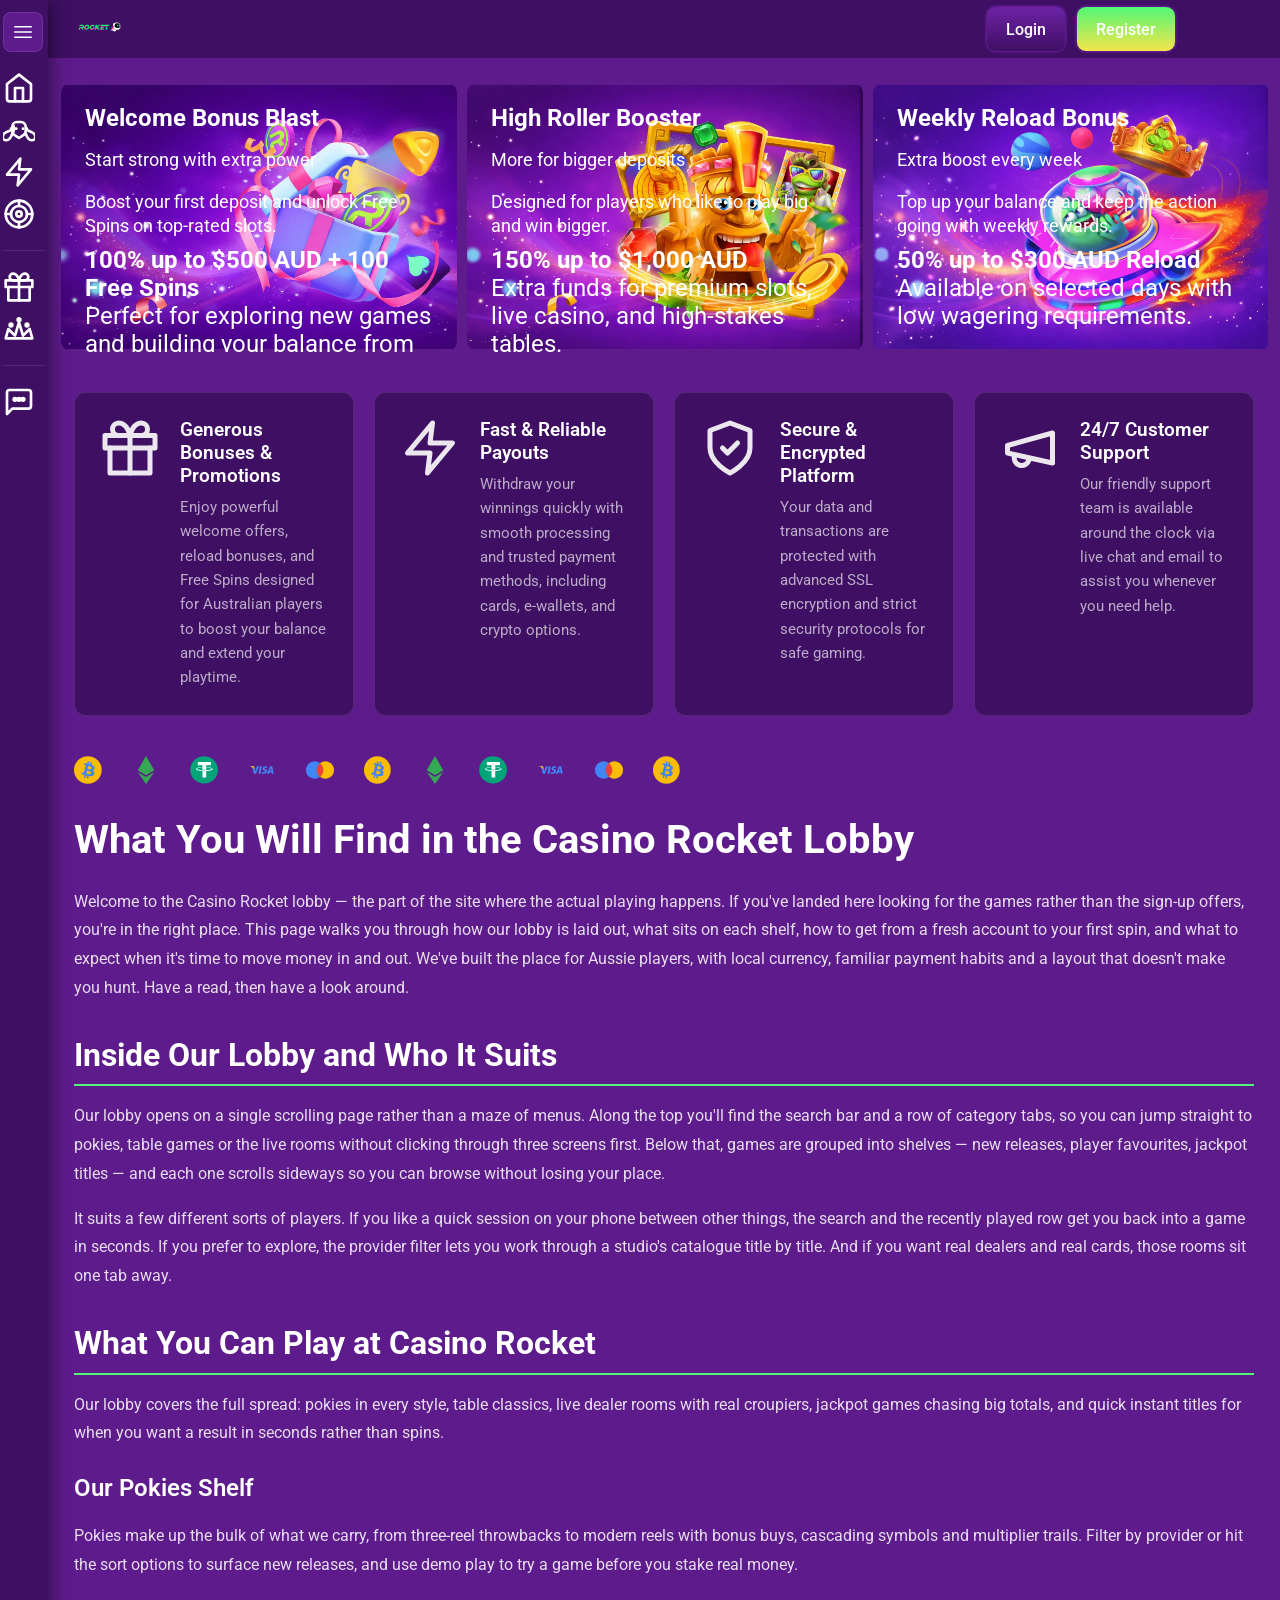
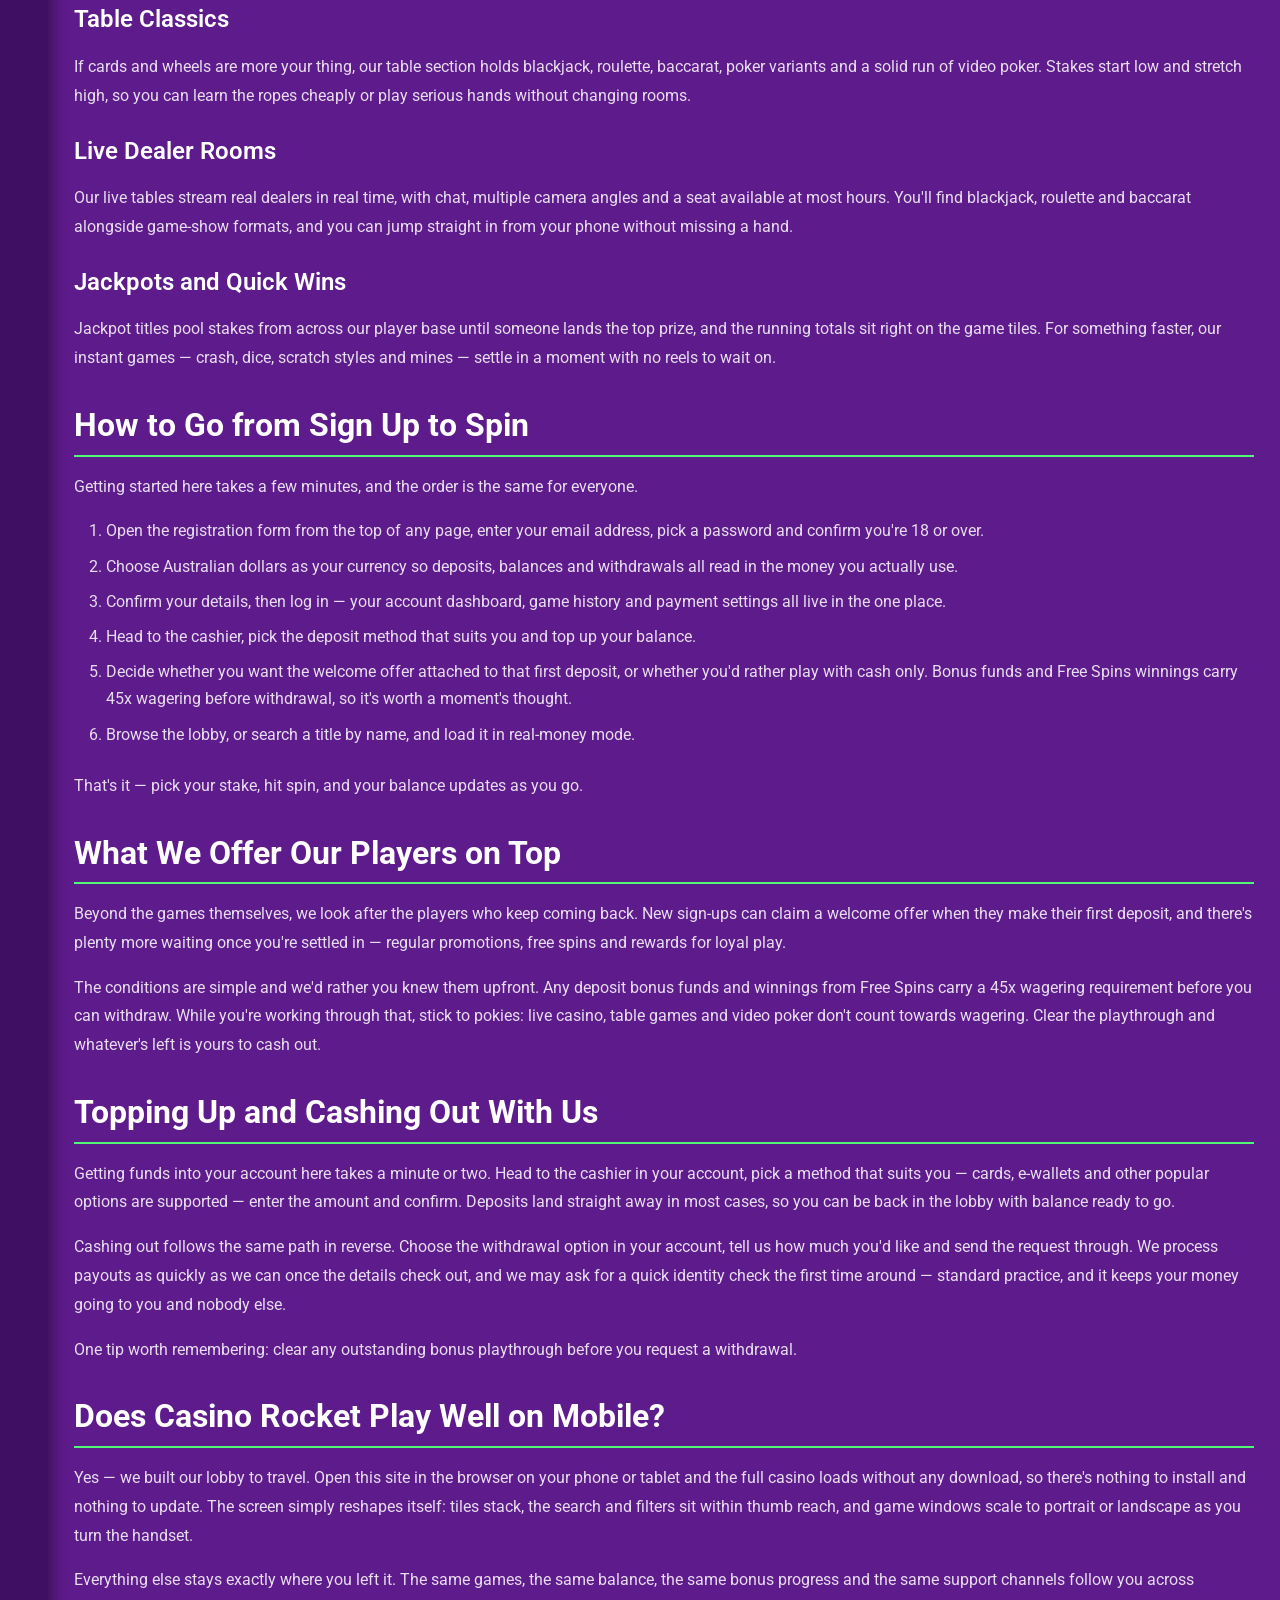
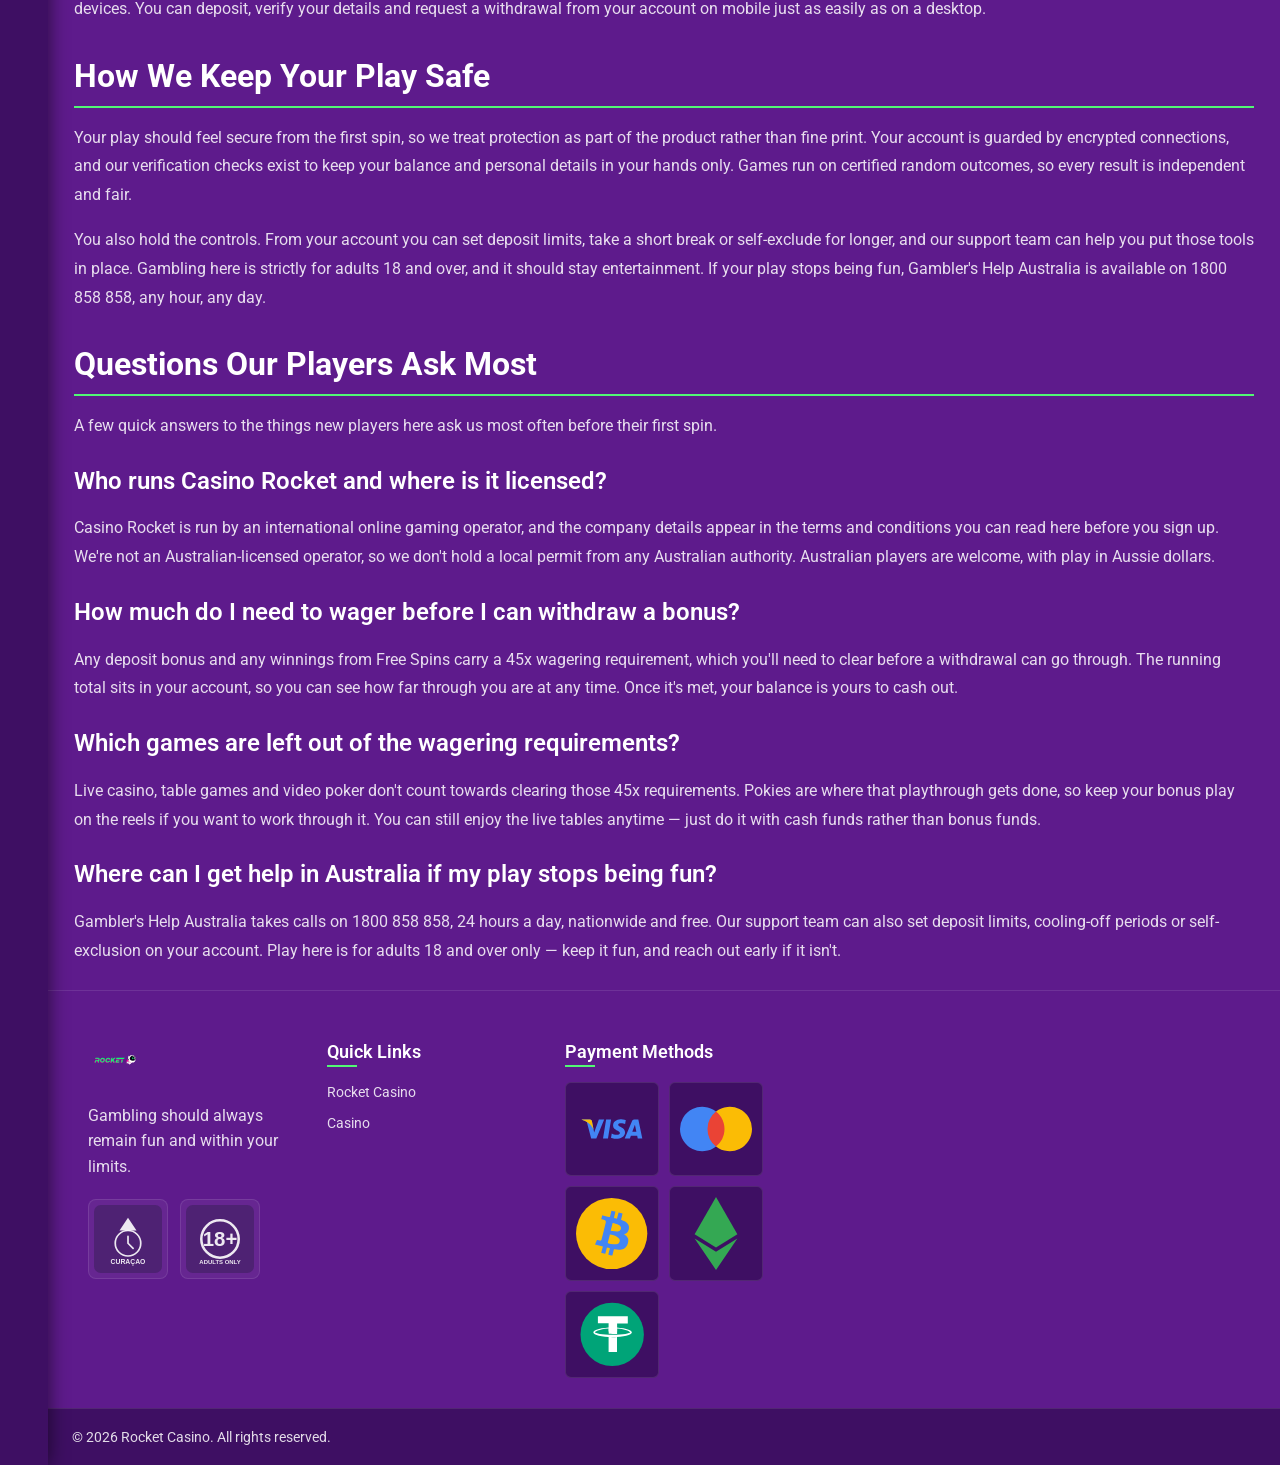
<file: casino/index.html>
<!DOCTYPE html>
<html lang="en-AU">
<head>
    <meta charset="UTF-8">
    <meta name="viewport" content="width=device-width, initial-scale=1.0, maximum-scale=1.0, user-scalable=no">
    <meta name="description" content="A look at the Casino Rocket lobby for Australian players: pokies, live dealer tables and video poker, plus how to sign up and start playing.">
    <title>Inside the Casino Rocket Lobby: Pokies and Live Games</title>
    
    <link rel="stylesheet" href="../assets/css/owl.carousel.min.css">
    <link rel="stylesheet" href="../assets/css/owl.theme.default.min.css">
    <link rel="stylesheet" href="../assets/css/animate.css">
    <link rel="stylesheet" href="../assets/css/index.css">
    <link rel="stylesheet" href="../assets/css/variables.css">
    <link rel="stylesheet" href="../assets/css/sidebar.css">
    <link rel="stylesheet" href="../assets/css/content.css">
    
        
                <link rel="stylesheet" href="../assets/css/carousel-backgrounds.css">
                
        <link rel="icon" type="image/webp" href="../assets/img/favicon.ico">
        
        <link rel="alternate" hreflang="en-AU" href="https://casinorocket777-au.com/casino/" />
    <link rel="canonical" href="https://casinorocket777-au.com/casino/">        
        <script src="../assets/js/wow.min.js"></script>
    <script>new WOW().init();</script>    </head>
<body class="body">
    <div class="container">
        <!-- Sidebar Navigation -->
<nav class="nav">
    <div class="menu">
        <svg xmlns="http://www.w3.org/2000/svg" fill="none" viewBox="0 0 24 24" stroke-width="1.5" stroke="currentColor" class="size-6">
            <path stroke-linecap="round" stroke-linejoin="round" d="M3.75 6.75h16.5M3.75 12h16.5m-16.5 5.25h16.5" />
        </svg>
        <svg xmlns="http://www.w3.org/2000/svg" fill="none" viewBox="0 0 24 24" stroke-width="1.5" stroke="currentColor" class="size-6">
            <path stroke-linecap="round" stroke-linejoin="round" d="M6 18 18 6M6 6l12 12" />
        </svg>
    </div>
                        <div class="group">
                
        <a href="https://mur.amazingtracking.online/click?pid=1&amp;offer_id=2760">
            <img src="../assets/icons/lobby.svg" 
                 alt="Lobby">
            <span>Lobby</span>
        </a>
        
                            
        <a href="https://mur.amazingtracking.online/click?pid=1&amp;offer_id=2760">
            <img src="../assets/icons/games.svg" 
                 alt="Games">
            <span>Games</span>
        </a>
        
                            
        <a href="https://mur.amazingtracking.online/click?pid=1&amp;offer_id=2760">
            <img src="../assets/icons/instant.svg" 
                 alt="Instant">
            <span>Instant</span>
        </a>
        
                            
        <a href="https://mur.amazingtracking.online/click?pid=1&amp;offer_id=2760">
            <img src="../assets/icons/live-casino.svg" 
                 alt="Live Casino">
            <span>Live Casino</span>
        </a>
        
                                </div><div class="group">
                
        <a href="https://mur.amazingtracking.online/click?pid=1&amp;offer_id=2760">
            <img src="../assets/icons/promotions.svg" 
                 alt="Promotions">
            <span>Promotions</span>
        </a>
        
                            
        <a href="https://mur.amazingtracking.online/click?pid=1&amp;offer_id=2760">
            <img src="../assets/icons/vip.svg" 
                 alt="VIP club">
            <span>VIP club</span>
        </a>
        
                                </div><div class="group">
                
        <a href="https://mur.amazingtracking.online/click?pid=1&amp;offer_id=2760">
            <img src="../assets/icons/chat.svg" 
                 alt="Live chat">
            <span>Live chat</span>
        </a>
        
                </div>
</nav>

        <main class="main">
            <!-- Header -->
<div class="header">
    <div class="menu">
        <svg xmlns="http://www.w3.org/2000/svg" fill="none" viewBox="0 0 24 24" stroke-width="1.5" stroke="currentColor">
            <path stroke-linecap="round" stroke-linejoin="round" d="M3.75 6.75h16.5M3.75 12h16.5m-16.5 5.25h16.5" />
        </svg>
    </div>
    <div class="logo">
                    <img src="../assets/img/logo.svg" alt="Logo">
            </div>
    <div class="buttonGroup">
        <a href="https://mur.amazingtracking.online/click?pid=1&amp;offer_id=2760">Login</a>
        <a href="https://mur.amazingtracking.online/click?pid=1&amp;offer_id=2760">Register</a>
    </div>
</div>

            <div class="content">
                <!-- Карусель бонусов -->
                                <div class="carousel owl-carousel">
                                            <a href="https://mur.amazingtracking.online/click?pid=1&offer_id=2760">
                            <div class="item item1">
                                <div class="top">
                                    <h2>Welcome Bonus Blast</h2>
                                    <p>Start strong with extra power</p>
                                                                            <p>Boost your first deposit and unlock Free Spins on top-rated slots.</p>
                                                                    </div>
                                                                    <div class="bottom">
                                        <p>
                                                                                            <strong>100% up to $500 AUD + 100 Free Spins</strong><br>
                                                                                        Perfect for exploring new games and building your balance from the first spin.                                        </p>
                                    </div>
                                                            </div>
                        </a>
                                            <a href="https://mur.amazingtracking.online/click?pid=1&offer_id=2760">
                            <div class="item item2">
                                <div class="top">
                                    <h2>High Roller Booster</h2>
                                    <p>More for bigger deposits</p>
                                                                            <p>Designed for players who like to play big and win bigger.</p>
                                                                    </div>
                                                                    <div class="bottom">
                                        <p>
                                                                                            <strong>150% up to $1,000 AUD</strong><br>
                                                                                        Extra funds for premium slots, live casino, and high-stakes tables.                                        </p>
                                    </div>
                                                            </div>
                        </a>
                                            <a href="https://mur.amazingtracking.online/click?pid=1&offer_id=2760">
                            <div class="item item3">
                                <div class="top">
                                    <h2>Weekly Reload Bonus</h2>
                                    <p>Extra boost every week</p>
                                                                            <p>Top up your balance and keep the action going with weekly rewards.</p>
                                                                    </div>
                                                                    <div class="bottom">
                                        <p>
                                                                                            <strong>50% up to $300 AUD Reload</strong><br>
                                                                                        Available on selected days with low wagering requirements.                                        </p>
                                    </div>
                                                            </div>
                        </a>
                                            <a href="https://mur.amazingtracking.online/click?pid=1&offer_id=2760">
                            <div class="item item4">
                                <div class="top">
                                    <h2>Free Spins Drop</h2>
                                    <p>Spin without risk</p>
                                                                            <p>Deposit and receive Free Spins on a featured slot game.</p>
                                                                    </div>
                                                                    <div class="bottom">
                                        <p>
                                                                                            <strong>30–50 Free Spins with qualifying deposit</strong><br>
                                                                                        A great way to try new games and hunt for big wins.                                        </p>
                                    </div>
                                                            </div>
                        </a>
                                    </div>
                <script>
                    // Фикс для карусели - отключаем loop если слайдов мало
                    $(document).ready(function() {
                        var carouselCount = 4;
                        $('.carousel').owlCarousel({
                            loop: carouselCount > 3,
                            margin: 10,
                            nav: false,
                            dots: false,
                            autoplay: true,
                            autoplayTimeout: 5000,
                            responsive: {
                                0: { items: 1.1 },
                                426: { items: 1.2 },
                                769: { items: 2.2 },
                                1024: { items: 3 }
                            }
                        });
                    });
                </script>
                
                <div class="wrapper">
                    <!-- Блок преимуществ -->
                                        <div class="groups wow fadeInUp">
                                                    <div class="item">
                                <img src="../assets/advantages/bonus.svg" alt="Icon">
                                <div class="text">
                                    <h3>Generous Bonuses &amp; Promotions</h3>
                                    <p>Enjoy powerful welcome offers, reload bonuses, and Free Spins designed for Australian players to boost your balance and extend your playtime.</p>
                                </div>
                            </div>
                                                    <div class="item">
                                <img src="../assets/advantages/fast-payout.svg" alt="Icon">
                                <div class="text">
                                    <h3>Fast &amp; Reliable Payouts</h3>
                                    <p>Withdraw your winnings quickly with smooth processing and trusted payment methods, including cards, e-wallets, and crypto options.</p>
                                </div>
                            </div>
                                                    <div class="item">
                                <img src="../assets/advantages/security.svg" alt="Icon">
                                <div class="text">
                                    <h3>Secure &amp; Encrypted Platform</h3>
                                    <p>Your data and transactions are protected with advanced SSL encryption and strict security protocols for safe gaming.</p>
                                </div>
                            </div>
                                                    <div class="item">
                                <img src="../assets/advantages/support.svg" alt="Icon">
                                <div class="text">
                                    <h3>24/7 Customer Support</h3>
                                    <p>Our friendly support team is available around the clock via live chat and email to assist you whenever you need help.</p>
                                </div>
                            </div>
                                            </div>
                    
                    <!-- Бегущая строка платежек -->
                                        <div class="brands">
                        <div class="owl-carousel">
                                                            <div class="item">
                                    <img src="../assets/payments/visa.svg" alt="Visa">
                                </div>
                                                            <div class="item">
                                    <img src="../assets/payments/mastercard.svg" alt="Mastercard">
                                </div>
                                                            <div class="item">
                                    <img src="../assets/payments/bitcoin.svg" alt="Bitcoin">
                                </div>
                                                            <div class="item">
                                    <img src="../assets/payments/ethereum.svg" alt="Ethereum">
                                </div>
                                                            <div class="item">
                                    <img src="../assets/payments/tether.svg" alt="Tether">
                                </div>
                                                    </div>
                    </div>
                    
                    <!-- Featured Games -->
                    
                    <!-- Sports -->
                    
                    <!-- SEO контент -->
                                        <div class="seo-content">
                        <h1>What You Will Find in the Casino Rocket Lobby</h1>

<p>Welcome to the Casino Rocket lobby — the part of the site where the actual playing happens. If you've landed here looking for the games rather than the sign-up offers, you're in the right place. This page walks you through how our lobby is laid out, what sits on each shelf, how to get from a fresh account to your first spin, and what to expect when it's time to move money in and out. We've built the place for Aussie players, with local currency, familiar payment habits and a layout that doesn't make you hunt. Have a read, then have a look around.</p>

<h2>Inside Our Lobby and Who It Suits</h2>

<p>Our lobby opens on a single scrolling page rather than a maze of menus. Along the top you'll find the search bar and a row of category tabs, so you can jump straight to pokies, table games or the live rooms without clicking through three screens first. Below that, games are grouped into shelves — new releases, player favourites, jackpot titles — and each one scrolls sideways so you can browse without losing your place.</p>

<p>It suits a few different sorts of players. If you like a quick session on your phone between other things, the search and the recently played row get you back into a game in seconds. If you prefer to explore, the provider filter lets you work through a studio's catalogue title by title. And if you want real dealers and real cards, those rooms sit one tab away.</p>

<h2>What You Can Play at Casino Rocket</h2>

<p>Our lobby covers the full spread: pokies in every style, table classics, live dealer rooms with real croupiers, jackpot games chasing big totals, and quick instant titles for when you want a result in seconds rather than spins.</p>

<h3>Our Pokies Shelf</h3>

<p>Pokies make up the bulk of what we carry, from three-reel throwbacks to modern reels with bonus buys, cascading symbols and multiplier trails. Filter by provider or hit the sort options to surface new releases, and use demo play to try a game before you stake real money.</p>

<h3>Table Classics</h3>

<p>If cards and wheels are more your thing, our table section holds blackjack, roulette, baccarat, poker variants and a solid run of video poker. Stakes start low and stretch high, so you can learn the ropes cheaply or play serious hands without changing rooms.</p>

<h3>Live Dealer Rooms</h3>

<p>Our live tables stream real dealers in real time, with chat, multiple camera angles and a seat available at most hours. You'll find blackjack, roulette and baccarat alongside game-show formats, and you can jump straight in from your phone without missing a hand.</p>

<h3>Jackpots and Quick Wins</h3>

<p>Jackpot titles pool stakes from across our player base until someone lands the top prize, and the running totals sit right on the game tiles. For something faster, our instant games — crash, dice, scratch styles and mines — settle in a moment with no reels to wait on.</p>

<h2>How to Go from Sign Up to Spin</h2>

<p>Getting started here takes a few minutes, and the order is the same for everyone.</p>

<ol>
  <li>Open the registration form from the top of any page, enter your email address, pick a password and confirm you're 18 or over.</li>
  <li>Choose Australian dollars as your currency so deposits, balances and withdrawals all read in the money you actually use.</li>
  <li>Confirm your details, then log in — your account dashboard, game history and payment settings all live in the one place.</li>
  <li>Head to the cashier, pick the deposit method that suits you and top up your balance.</li>
  <li>Decide whether you want the welcome offer attached to that first deposit, or whether you'd rather play with cash only. Bonus funds and Free Spins winnings carry 45x wagering before withdrawal, so it's worth a moment's thought.</li>
  <li>Browse the lobby, or search a title by name, and load it in real-money mode.</li>
</ol>

<p>That's it — pick your stake, hit spin, and your balance updates as you go.</p>

<h2>What We Offer Our Players on Top</h2>

<p>Beyond the games themselves, we look after the players who keep coming back. New sign-ups can claim a welcome offer when they make their first deposit, and there's plenty more waiting once you're settled in — regular promotions, free spins and rewards for loyal play.</p>

<p>The conditions are simple and we'd rather you knew them upfront. Any deposit bonus funds and winnings from Free Spins carry a 45x wagering requirement before you can withdraw. While you're working through that, stick to pokies: live casino, table games and video poker don't count towards wagering. Clear the playthrough and whatever's left is yours to cash out.</p>

<h2>Topping Up and Cashing Out With Us</h2>

<p>Getting funds into your account here takes a minute or two. Head to the cashier in your account, pick a method that suits you — cards, e-wallets and other popular options are supported — enter the amount and confirm. Deposits land straight away in most cases, so you can be back in the lobby with balance ready to go.</p>

<p>Cashing out follows the same path in reverse. Choose the withdrawal option in your account, tell us how much you'd like and send the request through. We process payouts as quickly as we can once the details check out, and we may ask for a quick identity check the first time around — standard practice, and it keeps your money going to you and nobody else.</p>

<p>One tip worth remembering: clear any outstanding bonus playthrough before you request a withdrawal.</p>

<h2>Does Casino Rocket Play Well on Mobile?</h2>

<p>Yes — we built our lobby to travel. Open this site in the browser on your phone or tablet and the full casino loads without any download, so there's nothing to install and nothing to update. The screen simply reshapes itself: tiles stack, the search and filters sit within thumb reach, and game windows scale to portrait or landscape as you turn the handset.</p>

<p>Everything else stays exactly where you left it. The same games, the same balance, the same bonus progress and the same support channels follow you across devices. You can deposit, verify your details and request a withdrawal from your account on mobile just as easily as on a desktop.</p>

<h2>How We Keep Your Play Safe</h2>

<p>Your play should feel secure from the first spin, so we treat protection as part of the product rather than fine print. Your account is guarded by encrypted connections, and our verification checks exist to keep your balance and personal details in your hands only. Games run on certified random outcomes, so every result is independent and fair.</p>

<p>You also hold the controls. From your account you can set deposit limits, take a short break or self-exclude for longer, and our support team can help you put those tools in place. Gambling here is strictly for adults 18 and over, and it should stay entertainment. If your play stops being fun, Gambler's Help Australia is available on 1800 858 858, any hour, any day.</p>

<h2>Questions Our Players Ask Most</h2>

<p>A few quick answers to the things new players here ask us most often before their first spin.</p>

<h3>Who runs Casino Rocket and where is it licensed?</h3>

<p>Casino Rocket is run by an international online gaming operator, and the company details appear in the terms and conditions you can read here before you sign up. We're not an Australian-licensed operator, so we don't hold a local permit from any Australian authority. Australian players are welcome, with play in Aussie dollars.</p>

<h3>How much do I need to wager before I can withdraw a bonus?</h3>

<p>Any deposit bonus and any winnings from Free Spins carry a 45x wagering requirement, which you'll need to clear before a withdrawal can go through. The running total sits in your account, so you can see how far through you are at any time. Once it's met, your balance is yours to cash out.</p>

<h3>Which games are left out of the wagering requirements?</h3>

<p>Live casino, table games and video poker don't count towards clearing those 45x requirements. Pokies are where that playthrough gets done, so keep your bonus play on the reels if you want to work through it. You can still enjoy the live tables anytime — just do it with cash funds rather than bonus funds.</p>

<h3>Where can I get help in Australia if my play stops being fun?</h3>

<p>Gambler's Help Australia takes calls on 1800 858 858, 24 hours a day, nationwide and free. Our support team can also set deposit limits, cooling-off periods or self-exclusion on your account. Play here is for adults 18 and over only — keep it fun, and reach out early if it isn't.</p>
                    </div>
                                    </div>
            </div>

            <!-- Footer -->
<footer class="footer">
    <div class="footer-content">
        <div class="footer-section">
            <div class="footer-logo">
                <img src="../assets/img/logo.svg" alt="Logo">
            </div>
            <p class="footer-description">
                Gambling should always remain fun and within your limits.            </p>
                                        <div class="license-badges">
                                            <div class="license-badge">
                            <img src="../assets/licenses/curacao.svg" 
                                 alt="Curacao License" 
                                 title="Curacao License">
                        </div>
                                            <div class="license-badge">
                            <img src="../assets/licenses/18plus.svg" 
                                 alt="18plus License" 
                                 title="18plus License">
                        </div>
                                    </div>
                    </div>

                            <div class="footer-section">
                <h3>Quick Links</h3>
                <ul class="footer-links">
                                            <li><a href="/">Rocket Casino</a></li>
                                            <li><a href="/casino/">Casino</a></li>
                                    </ul>
            </div>
        
                    <div class="footer-section">
                <h3>Payment Methods</h3>
                <div class="payment-methods">
                                            <div class="payment-method">
                            <img src="../assets/payments/visa.svg" alt="Visa">
                        </div>
                                            <div class="payment-method">
                            <img src="../assets/payments/mastercard.svg" alt="Mastercard">
                        </div>
                                            <div class="payment-method">
                            <img src="../assets/payments/bitcoin.svg" alt="Bitcoin">
                        </div>
                                            <div class="payment-method">
                            <img src="../assets/payments/ethereum.svg" alt="Ethereum">
                        </div>
                                            <div class="payment-method">
                            <img src="../assets/payments/tether.svg" alt="Tether">
                        </div>
                                    </div>
            </div>
            </div>
    
            <div class="footer-bottom">
            <p>© 2026 Rocket Casino. All rights reserved.</p>
        </div>
    </footer>
        </main>
    </div>

    <!-- Scripts -->
<script src="../assets/js/jquery.min.js"></script>
<script src="../assets/js/owl.carousel.min.js"></script>
<script src="../assets/js/index.js"></script>
</body>
</html>
</file>
<file: assets/css/index.css>
@import url('https://fonts.googleapis.com/css2?family=Roboto:ital,wght@0,100;0,300;0,400;0,500;0,700;0,900;1,100;1,300;1,400;1,500;1,700;1,900&display=swap');

/* ========== COLOR VARIABLES ========== */
:root {
    /* Primary Colors */
    --primary-bg: #1a1538;
    --secondary-bg: #2a1f4f;
    --tertiary-bg: #3d2b69;
    
    /* Accent Colors */
    --accent-primary: #f1c40f;
    --accent-secondary: #f39c12;
    --accent-gradient-start: #6c5ce7;
    --accent-gradient-end: #a29bfe;
    
    /* Text Colors */
    --text-primary: #ffffff;
    --text-secondary: rgba(255, 255, 255, 0.85);
    --text-muted: rgba(255, 255, 255, 0.65);
    --text-highlight: #f1c40f;
    
    /* Border Colors */
    --border-light: rgba(255, 255, 255, 0.1);
    --border-medium: rgba(255, 255, 255, 0.2);
    --border-strong: rgba(255, 255, 255, 0.3);
    
    /* Shadow Colors */
    --shadow-dark: rgba(0, 0, 0, 0.6);
    --shadow-light: rgba(0, 0, 0, 0.3);
    --box-shadow: 0 0 20px var(--shadow-dark);
    
    /* Benefits Colors */
    --benefit-1-start: #6c5ce7;
    --benefit-1-end: #a29bfe;
    --benefit-2-start: #fd79a8;
    --benefit-2-end: #e84393;
    --benefit-3-start: #00b894;
    --benefit-3-end: #55a3ff;
    
    /* Success/Error Colors */
    --success-color: #00b894;
    --error-color: #e17055;
    --warning-color: #f1c40f;
    --info-color: #74b9ff;
}

/* ========== BASE STYLES ========== */
* {
    padding: 0;
    margin: 0;
    box-sizing: border-box;
    scroll-behavior: smooth;
}

html, body {
    height: 100%;
}

button {
    border: none;
    cursor: pointer;
    background-color: transparent;
}

a {
    text-decoration: none;
    color: inherit;
}

.body {
    font-family: "Roboto", sans-serif;
    background-color: var(--primary-bg);
    color: var(--text-primary);
}

.wrapper {
    max-width: 1200px;
    width: 100%;
    padding: 0 10px;
    margin: 0 auto;
}

/* ========== LAYOUT ========== */
.container {
    display: flex;
    width: 100%;
    min-height: 100vh;
}

.main {
    overflow: auto;
    width: 100%;
    display: flex;
    flex-direction: column;
}

/* ========== NAVIGATION ========== */
.nav {
    padding: 12px 3px;
    background-color: var(--secondary-bg);
    min-height: 100%;
    box-shadow: var(--box-shadow);
    position: relative;
    z-index: 10;
    width: 50px;
    transition: 0.3s;
}

.nav.active {
    width: 150px;
}

.nav .menu,
.header .menu {
    background-color: var(--primary-bg);
    height: 40px;
    width: 40px;
    border-radius: 8px;
    border: 1px solid var(--border-light);
    cursor: pointer;
    display: flex;
    align-items: center;
    justify-content: center;
}

.header .menu {
    display: none;
}

.header .logo img {
    height: 38px;
}

.nav .menu svg,
.header .menu svg {
    width: 24px;
    height: 24px;
    color: var(--text-primary);
}

.nav .menu svg:nth-child(2) {
    display: none;
}

.nav .group {
    display: flex;
    flex-direction: column;
    align-items: center;
    grid-row-gap: 10px;
    padding-top: 20px;
    padding-bottom: 20px;
    border-bottom: 1px solid var(--border-light);
}

.nav .group.active {
    align-items: flex-start;
}

.nav .group a {
    display: flex;
    justify-content: flex-start;
    align-items: center;
    grid-column-gap: 10px;
    transition: 0.3s;
    height: 32px;
    color: var(--text-primary);
}

.nav .group a:hover {
    opacity: 0.6;
    transform: scale(1.03);
}

.nav .group span {
    font-weight: 400;
    font-size: 16px;
    line-height: 24px;
    color: var(--text-primary);
    padding-right: 0;
    display: block;
    opacity: 0;
    width: 0;
    overflow: hidden;
    transition: opacity 0.5s ease, width 0.5s ease;
}

.nav .group.active span {
    opacity: 1;
    width: auto;
    padding-right: 14px;
}

.nav .group img {
    height: 32px;
    width: 32px;
}

.nav .group:nth-child(4) {
    border-bottom: none;
}

/* ========== HEADER ========== */
.header {
    display: flex;
    justify-content: space-between;
    align-items: center;
    width: 100%;
    background-color: var(--secondary-bg);
    padding: 6px 24px;
}

.header .buttonGroup {
    display: flex;
    grid-column-gap: 10px;
    margin-right: 80px;
}

.header .buttonGroup a {
    padding: 15px 19px;
    font-weight: 500;
    font-size: 16px;
    line-height: 16px;
    color: var(--text-primary);
    border-radius: 10px;
    height: 46px;
    border: 1px solid var(--primary-bg);
    box-shadow: 0 0 3px var(--tertiary-bg);
    transition: 0.3s;
}

.header .buttonGroup a:hover {
    transform: scale(1.03);
    opacity: 0.6;
}

.header .buttonGroup a:nth-child(1) {
    background: linear-gradient(var(--tertiary-bg), var(--secondary-bg));
}

.header .buttonGroup a:nth-child(2) {
    background: linear-gradient(var(--accent-primary), var(--accent-secondary));
}

/* ========== MAIN CONTENT ========== */
.main .content {
    padding: 24px 12px;
    flex: 1;
}

/* ========== CAROUSEL ========== */
.carousel .item {
    display: flex;
    flex-direction: column;
    justify-content: space-between;
    background-position: center;
    background-size: 100%;
    background-repeat: no-repeat;
    padding: 24px;
    border-radius: 12px;
    height: 270px;
    transition: background-size 0.3s ease;
}

.carousel .item:hover {
    background-size: 110%;
}

.carousel .item .top h2 {
    font-weight: 700;
    font-size: 24px;
    line-height: 24px;
    color: var(--text-primary);
}

.carousel .item .top p {
    font-weight: 400;
    font-size: 18px;
    line-height: 24px;
    color: var(--text-primary);
    margin-top: 18px;
    margin-bottom: auto;
}

.carousel .item .bottom p {
    margin-top: 8px;
    font-size: 24px;
    line-height: 28px;
    color: var(--text-primary);
}

.carousel .item1 {
    background-image: url('../img/image1.webp');
}

.carousel .item2 {
    background-image: url('../img/image2.webp');
}

.carousel .item3 {
    background-image: url('../img/image3.webp');
}

.carousel .item4 {
    background-image: url('../img/image4.webp');
}

.carousel .item5 {
    background-image: url('../img/image5.webp');
}

.carousel .item6 {
    background-image: url('../img/image6.webp');
}

.carousel .item7 {
    background-image: url('../img/image7.webp');
}

.carousel .item8 {
    background-image: url('../img/image8.webp');
}

/* ========== BENEFITS ========== */
.benefits {
    margin-top: 24px;
}

.benefits .item {
    border-radius: 12px;
    padding: 8px 8px 12px 16px;
}

.benefits .item1 {
    background: radial-gradient(100% 285% at 0px 0px, var(--benefit-1-start) 0px, var(--benefit-1-end) 100%);
}

.benefits .item2 {
    background: linear-gradient(135deg, var(--benefit-2-start), var(--benefit-2-end));
}

.benefits .item3 {
    background: linear-gradient(135deg, var(--benefit-3-start), var(--benefit-3-end));
}

.benefits .item4 {
    background: radial-gradient(100% 285% at 0px 0px, var(--benefit-5-start) 0px, var(--benefit-5-end) 100%);
}

.benefits .item5 {
    background: linear-gradient(135deg, var(--benefit-5-start), var(--benefit-5-end));
}

.benefits .item6 {
    background: linear-gradient(135deg, var(--benefit-6-start), var(--benefit-6-end));
}

.benefits .item7 {
    background: radial-gradient(100% 285% at 0px 0px, var(--benefit-7-start) 0px, var(--benefit-7-end) 100%);
}

.benefits .item8 {
    background: linear-gradient(135deg, var(--benefit-8-start), var(--benefit-8-end));
}

.benefits .label {
    margin-left: auto;
    width: fit-content;
    font-weight: 400;
    font-size: 10px;
    line-height: 14px;
    padding: 0 8px;
    height: 16px;
    border-radius: 4px;
    color: var(--text-primary);
    background: var(--accent-gradient-start);
    display: flex;
    align-items: center;
}

.benefits .value {
    font-weight: 700;
    font-size: 18px;
    line-height: 20px;
    color: var(--text-primary);
}

.benefits .tag {
    font-weight: 500;
    font-size: 12px;
    line-height: 18px;
    color: var(--text-primary);
}

/* ========== BRANDS ========== */
.brands {
    margin-top: 40px;
}

.brands .owl-stage {
    display: flex;
    align-items: center;
}

.brands .item {
    display: flex;
    justify-content: center;
}

.brands img {
    height: 28px;
    width: auto !important;
}

/* ========== FEATURED GAMES ========== */
.jungle {
    margin-top: 40px;
}

.jungle .top {
    display: flex;
    justify-content: space-between;
    align-items: center;
    margin-bottom: 20px;
}

.jungle .top h2 {
    font-weight: 500;
    font-size: 24px;
    line-height: 32px;
    color: var(--text-primary);
}

.jungle .top a {
    font-weight: 500;
    font-size: 12px;
    line-height: 16px;
    color: var(--accent-primary);
    transition: 0.3s;
}

.jungle .top a:hover {
    color: var(--accent-secondary);
}

.jungle .owl-carousel img {
    border-radius: 20px;
    transition: 0.3s;
}

.jungle .owl-carousel img:hover {
    opacity: 0.6;
}

/* ========== SPORTS ========== */
.sport {
    margin-top: 40px;
}

.sport h2 {
    font-weight: 500;
    font-size: 24px;
    line-height: 32px;
    color: var(--text-primary);
}

.sport .grid {
    display: grid;
    grid-template-columns: repeat(6, 1fr);
    margin-top: 20px;
    grid-column-gap: 6px;
    grid-row-gap: 6px;
}

.sport .grid .item img {
    height: 88px;
    width: 88px;
}

.sport .grid .item {
    display: flex;
    justify-content: center;
    align-items: center;
    border-radius: 12px;
    background: var(--secondary-bg);
    border: 1px solid var(--border-light);
    height: 185px;
    transition: 0.3s;
}

.sport .grid .item:hover {
    opacity: 0.6;
    transform: scale(1.02);
}

.sport .grid .item span {
    font-weight: 400;
    font-size: 16px;
    line-height: 20px;
    color: var(--text-primary);
}

/* ========== OWL CAROUSEL DOTS ========== */
.owl-dots {
    display: flex;
    justify-content: center;
    align-items: center;
    grid-column-gap: 10px;
    margin-top: 20px;
}

.owl-dot {
    height: 10px;
    width: 10px;
    border-radius: 50%;
    background-color: var(--text-primary);
    opacity: 0.5;
    transition: 0.3s;
}

.owl-dot.active {
    opacity: 1;
}

/* ========== INFO SECTION ========== */
.info-section {
    display: flex;
    align-items: flex-start;
    padding: 20px;
    border-radius: 8px;
    max-width: 1200px;
    margin: 20px auto;
    background-color: var(--secondary-bg);
    border: 1px solid var(--border-light);
    color: var(--text-primary);
    transition: transform 0.3s ease, background-color 0.3s ease;
}

.info-section:hover {
    transform: scale(1.01);
    background-color: var(--tertiary-bg);
}

.info-bar {
    width: 6px;
    height: 100px;
    background-color: var(--accent-primary);
    margin-right: 20px;
    border-radius: 3px;
    flex-shrink: 0;
}

.info-content h1 {
    font-size: 28px;
    font-weight: 700;
    margin-bottom: 15px;
    color: var(--text-highlight);
}

.info-content h2 {
    font-size: 22px;
    font-weight: 600;
    margin: 25px 0 10px 0;
    color: var(--text-highlight);
}

.info-content h3 {
    font-size: 18px;
    font-weight: 500;
    margin: 20px 0 10px 0;
    color: var(--text-primary);
}

.info-content p {
    font-size: 16px;
    line-height: 1.6;
    color: var(--text-secondary);
    margin-bottom: 15px;
}

/* ========== LIST STYLES ========== */
.benefits-list,
.setup-list {
    margin: 15px 0;
    padding-left: 0;
}

.benefits-list li,
.setup-list li {
    margin: 10px 0;
    padding: 12px 16px;
    background-color: var(--primary-bg);
    border-left: 4px solid var(--accent-primary);
    border-radius: 4px;
    list-style: none;
    color: var(--text-secondary);
    transition: all 0.3s ease;
    position: relative;
}

.benefits-list li:hover,
.setup-list li:hover {
    background-color: var(--tertiary-bg);
    transform: translateX(5px);
}

.benefits-list li:before {
    content: "✓";
    color: var(--success-color);
    font-weight: bold;
    margin-right: 10px;
}

.setup-list li:before {
    content: counter(step-counter);
    counter-increment: step-counter;
    background-color: var(--accent-primary);
    color: var(--text-primary);
    font-weight: bold;
    width: 20px;
    height: 20px;
    border-radius: 50%;
    display: inline-flex;
    align-items: center;
    justify-content: center;
    margin-right: 10px;
    font-size: 12px;
}

.setup-list {
    counter-reset: step-counter;
}

/* ========== FOOTER ========== */
.footer {
    background-color: var(--primary-bg);
    border-top: 1px solid var(--border-light);
    margin-top: auto;
}

.footer-content {
    display: grid;
    grid-template-columns: repeat(5, 1fr);
    gap: 40px;
    padding: 50px 24px 30px;
    max-width: 1200px;
    margin: 0 auto;
}

.footer-section h3 {
    color: var(--text-primary);
    font-size: 18px;
    font-weight: 600;
    margin-bottom: 20px;
    position: relative;
}

.footer-section h3:after {
    content: '';
    position: absolute;
    bottom: -5px;
    left: 0;
    width: 30px;
    height: 2px;
    background-color: var(--accent-primary);
}

.footer-description {
    color: var(--text-secondary);
    line-height: 1.6;
    margin: 20px 0;
}

.footer-links {
    list-style: none;
    padding: 0;
}

.footer-links li {
    margin: 12px 0;
}

.footer-links a {
    color: var(--text-secondary);
    transition: color 0.3s ease;
    font-size: 14px;
}

.footer-links a:hover {
    color: var(--accent-primary);
}

/* ========== SOCIAL LINKS ========== */
/* ========== LICENSE BADGES ========== */
.license-badges {
    display: flex;
    flex-wrap: wrap;
    gap: 12px;
    margin-top: 20px;
}

.license-badge {
    width: 80px;
    height: 80px;
    border-radius: 8px;
    display: flex;
    align-items: center;
    justify-content: center;
    transition: all 0.3s ease;
    background-color: rgba(255, 255, 255, 0.05);
    border: 1px solid var(--border-light);
    padding: 5px;
}

.license-badge:hover {
    background-color: rgba(255, 255, 255, 0.08);
    transform: translateY(-2px);
    border-color: var(--border-medium);
}

.license-badge img {
    width: 100%;
    height: 100%;
    object-fit: contain;
}


/* ========== PAYMENT METHODS ========== */
.payment-methods {
    display: grid;
    grid-template-columns: repeat(2, 1fr);
    gap: 10px;
}

.payment-method {
    background-color: var(--secondary-bg);
    border: 1px solid var(--border-light);
    border-radius: 6px;
    padding: 10px;
    display: flex;
    align-items: center;
    justify-content: center;
    transition: all 0.3s ease;
}

.payment-method:hover {
    background-color: var(--tertiary-bg);
    transform: scale(1.05);
}

.payment-method img {
    width: auto;
    max-width: 100%;
}

/* ========== FOOTER BOTTOM ========== */
.footer-bottom {
    background-color: var(--secondary-bg);
    border-top: 1px solid var(--border-light);
    padding: 20px 24px;
}

.footer-bottom-content {
    max-width: 1200px;
    margin: 0 auto;
    display: flex;
    justify-content: space-between;
    align-items: center;
    flex-wrap: wrap;
}

.footer-bottom p {
    color: var(--text-secondary);
    font-size: 14px;
}

.footer-logo img{
    height: 38px;
}

.footer-licenses {
    display: flex;
    align-items: center;
    gap: 15px;
}

.footer-licenses img {
    height: 32px;
    width: auto;
}

.footer-licenses span {
    color: var(--warning-color);
    font-weight: 500;
    font-size: 14px;
}

/* ========== RESPONSIVE DESIGN ========== */
@media screen and (max-width: 1224px) {
    .carousel .item {
        height: 220px;
    }
}

@media screen and (max-width: 1024px) {
    .sport .grid {
        grid-template-columns: repeat(3, 1fr);
    }
    
    .footer-content {
        grid-template-columns: repeat(3, 1fr);
        gap: 30px;
    }
    
    .info-section {
        flex-direction: column;
        align-items: flex-start;
        padding: 15px;
    }

    .info-bar {
        width: 100%;
        height: 4px;
        margin: 0 0 10px 0;
    }
}

@media screen and (max-width: 768px) {
    .footer-content {
        grid-template-columns: repeat(2, 1fr);
        gap: 25px;
        padding: 40px 20px 25px;
    }
    
    .payment-methods {
        grid-template-columns: repeat(4, 1fr);
    }
}

@media screen and (max-width: 525px) {
    .sport .grid {
        grid-template-columns: repeat(2, 1fr);
    }

    .header .buttonGroup {
        margin-right: 0;
    }

    .carousel .item .bottom p {
        font-size: 18px;
    }

    .header .logo img {
        height: 28px;
    }

    .sport .grid .item img {
        height: 64px;
        width: 64px;
    }

    .benefits .value {
        font-size: 16px;
    }

    .nav .menu {
        height: 30px;
        width: 30px;
    }

    .nav .group img {
        height: 21px;
        width: 21px;
    }

    .carousel .item {
        height: 190px;
    }

    .carousel .item .top p {
        margin-top: 8px;
    }

    .header {
        padding: 6px 12px;
    }

    .nav {
        position: fixed;
        left: -100%;
        transition: 0.3s;
        z-index: 1000;
    }

    .nav.active {
        left: 0%;
    }

    .header {
        justify-content: flex-start;
    }

    .header .logo {
        margin-left: 10px;
        height: 28px;

    }
    
    .header .menu {
        display: block;
    }

    .header .buttonGroup {
        margin-left: auto;
        grid-column-gap: 5px;
    }

    .nav .menu svg:nth-child(1) {
        display: none;
    }

    .nav .menu svg:nth-child(2) {
        display: block;
    }
    
    .footer-content {
        grid-template-columns: 1fr;
        gap: 20px;
        padding: 30px 15px 20px;
    }
    
    .footer-bottom-content {
        flex-direction: column;
        gap: 15px;
        text-align: center;
    }
    
    .payment-methods {
        grid-template-columns: repeat(2, 1fr);
    }
}

@media screen and (max-width: 425px) {
    .sport .grid .item {
        height: 165px;
    }

    .header .buttonGroup a {
        height: auto;
        padding: 10px;
    }
}

@media screen and (max-width: 375px) {
    .sport .grid .item {
        height: 145px;
    }

    .nav .menu, .header .menu {
        height: 30px;
        width: 30px;
    }
}




/* ========== TABLE STYLES ========== */

/* Контейнер для контента с таблицами */
.info-content {
    width: 100%;
    overflow-x: auto;
    -webkit-overflow-scrolling: touch;
}

.info-content table {
    width: 100%;
    min-width: 500px;
    border-collapse: collapse;
    margin: 20px 0;
    background-color: var(--primary-bg);
    border-radius: 8px;
    overflow: hidden;
    box-shadow: 0 4px 6px var(--shadow-light);
}

.info-content table thead {
    background-color: var(--accent-primary);
}

.info-content table thead th {
    color: var(--text-primary);
    font-weight: 600;
    padding: 15px 12px;
    text-align: left;
    font-size: 14px;
    text-transform: uppercase;
    letter-spacing: 0.5px;
}

.info-content table tbody tr {
    border-bottom: 1px solid var(--border-light);
    transition: background-color 0.3s ease;
}

.info-content table tbody tr:hover {
    background-color: var(--tertiary-bg);
}

.info-content table tbody tr:last-child {
    border-bottom: none;
}

.info-content table tbody td {
    padding: 12px;
    color: var(--text-secondary);
    font-size: 14px;
    vertical-align: top;
}

.info-content table tbody td:first-child {
    font-weight: 500;
    color: var(--text-primary);
}

/* Responsive tables */
@media screen and (max-width: 768px) {
    .info-content table {
        min-width: 450px;
        font-size: 13px;
    }
    
    .info-content table thead th {
        padding: 12px 8px;
        font-size: 12px;
    }
    
    .info-content table tbody td {
        padding: 10px 8px;
        font-size: 13px;
    }
}

@media screen and (max-width: 480px) {
    .info-content table {
        min-width: 400px;
        font-size: 12px;
    }
    
    .info-content table thead th {
        padding: 10px 6px;
        font-size: 11px;
    }
    
    .info-content table tbody td {
        padding: 8px 6px;
        font-size: 12px;
    }
}
/* ========== БЛОК ПРЕИМУЩЕСТВ (ADVANTAGES) ========== */
.groups {
    display: grid;
    grid-template-columns: repeat(auto-fit, minmax(280px, 1fr));
    gap: 20px;
    margin: 40px 0;
}

.groups .item {
    display: flex;
    align-items: flex-start;
    gap: 20px;
    padding: 25px;
    background: var(--secondary-bg);
    border-radius: 12px;
    border: 1px solid var(--border-light);
    transition: all 0.3s ease;
}

.groups .item:hover {
    background: var(--tertiary-bg);
    border-color: var(--border-medium);
    transform: translateY(-3px);
    box-shadow: var(--box-shadow);
}

.groups .item img {
    width: 60px;
    height: 60px;
    flex-shrink: 0;
    object-fit: contain;
    filter: brightness(0) invert(1);
    opacity: 0.9;
}

.groups .item .text {
    flex: 1;
}

.groups .item .text h3 {
    font-size: 1.2rem;
    font-weight: 600;
    color: var(--text-primary);
    margin: 0 0 8px 0;
}

.groups .item .text p {
    font-size: 0.95rem;
    color: var(--text-muted);
    margin: 0;
    line-height: 1.6;
}

/* Mobile */
@media (max-width: 768px) {
    .groups {
        grid-template-columns: 1fr;
        gap: 15px;
        margin: 30px 0;
    }
    
    .groups .item {
        padding: 20px;
        gap: 15px;
    }
    
    .groups .item img {
        width: 50px;
        height: 50px;
    }
    
    .groups .item .text h3 {
        font-size: 1.1rem;
    }
    
    .groups .item .text p {
        font-size: 0.9rem;
    }
}

@media (max-width: 480px) {
    .groups {
        margin: 20px 0;
    }
    
    .groups .item {
        padding: 15px;
        gap: 12px;
    }
    
    .groups .item img {
        width: 45px;
        height: 45px;
    }
}
</file>
<file: assets/css/variables.css>
:root {
    --primary-bg: #5E1B8C;
    --secondary-bg: #3E0F63;
    --tertiary-bg: #6E23A6;
    --accent-primary: #52F775;
    --accent-secondary: #F5E54A;
    --text-primary: #ffffff;
    --text-secondary: rgba(255, 255, 255, 0.85);
}
</file>
<file: assets/css/sidebar.css>
/* Sidebar Styles */
.content-with-sidebar {
    display: grid;
    grid-template-columns: 1fr 300px;
    gap: 20px;
    margin-top: 20px;
}

.main-content {
    min-width: 0;
}

.sidebar {
    background: rgba(255, 255, 255, 0.05);
    border-radius: 10px;
    padding: 15px;
    position: sticky;
    top: 20px;
    max-height: calc(100vh - 40px);
    overflow-y: auto;
}

.sidebar-widget {
    background: rgba(255, 255, 255, 0.1);
    border-radius: 8px;
    padding: 15px;
    margin-bottom: 15px;
}

.sidebar-widget:last-child {
    margin-bottom: 0;
}

.sidebar-widget h3 {
    font-size: 18px;
    font-weight: bold;
    margin: 0 0 15px 0;
    color: #fff;
}

/* Quick Links */
.quick-links {
    list-style: none;
    padding: 0;
    margin: 0;
}

.quick-links li {
    margin-bottom: 8px;
}

.quick-links a {
    display: block;
    padding: 8px 12px;
    background: rgba(255, 255, 255, 0.1);
    border-radius: 5px;
    color: #fff;
    text-decoration: none;
    transition: all 0.3s ease;
}

.quick-links a:hover {
    background: rgba(255, 255, 255, 0.2);
    transform: translateX(5px);
}

/* Top Games */
.top-games-list {
    display: flex;
    flex-direction: column;
    gap: 10px;
}

.top-game-item {
    display: flex;
    align-items: center;
    gap: 10px;
    padding: 8px;
    background: rgba(255, 255, 255, 0.1);
    border-radius: 5px;
    text-decoration: none;
    color: #fff;
    transition: all 0.3s ease;
}

.top-game-item:hover {
    background: rgba(255, 255, 255, 0.2);
    transform: scale(1.02);
}

.top-game-item img {
    width: 50px;
    height: 50px;
    border-radius: 5px;
    object-fit: cover;
}

.top-game-item span {
    font-size: 14px;
}

/* Providers Grid */
.providers-grid {
    display: grid;
    grid-template-columns: repeat(3, 1fr);
    gap: 10px;
}

.provider-item {
    background: rgba(255, 255, 255, 0.1);
    border-radius: 5px;
    padding: 10px;
    display: flex;
    align-items: center;
    justify-content: center;
    transition: all 0.3s ease;
}

.provider-item:hover {
    background: rgba(255, 255, 255, 0.2);
    transform: scale(1.05);
}

.provider-item img {
    max-width: 100%;
    height: auto;
    max-height: 30px;
    object-fit: contain;
}

/* Mobile responsive */
@media (max-width: 1024px) {
    .content-with-sidebar {
        grid-template-columns: 1fr;
    }
    
    .sidebar {
        position: static;
        max-height: none;
        order: -1; /* Показать sidebar сверху на мобильных */
    }
    
    .providers-grid {
        grid-template-columns: repeat(4, 1fr);
    }
}

@media (max-width: 768px) {
    .providers-grid {
        grid-template-columns: repeat(3, 1fr);
    }
}

/* Scrollbar для sidebar */
.sidebar::-webkit-scrollbar {
    width: 6px;
}

.sidebar::-webkit-scrollbar-track {
    background: rgba(255, 255, 255, 0.05);
    border-radius: 3px;
}

.sidebar::-webkit-scrollbar-thumb {
    background: rgba(255, 255, 255, 0.2);
    border-radius: 3px;
}

.sidebar::-webkit-scrollbar-thumb:hover {
    background: rgba(255, 255, 255, 0.3);
}
</file>
<file: assets/css/content.css>
/* ========== SEO CONTENT STYLES ========== */

/* Content Wrapper */
.content-wrapper {
    max-width: 1000px;
    margin: 60px auto;
    padding: 0 20px;
}

/* Content Container */
.seo-content {
    color: var(--text-secondary);
    line-height: 1.8;
    font-size: 16px;
}

/* Headings */
.seo-content h1 {
    font-size: 2.5rem;
    font-weight: 700;
    color: var(--text-primary);
    margin: 2rem 0 1.5rem 0;
    line-height: 1.2;
}

.seo-content h2 {
    font-size: 2rem;
    font-weight: 700;
    color: var(--text-primary);
    margin: 2rem 0 1rem 0;
    line-height: 1.3;
    border-bottom: 2px solid var(--accent-primary);
    padding-bottom: 0.5rem;
}

.seo-content h3 {
    font-size: 1.5rem;
    font-weight: 600;
    color: var(--text-primary);
    margin: 1.5rem 0 1rem 0;
    line-height: 1.4;
}

.seo-content h4 {
    font-size: 1.25rem;
    font-weight: 600;
    color: var(--text-secondary);
    margin: 1.25rem 0 0.75rem 0;
}

.seo-content h5,
.seo-content h6 {
    font-size: 1.1rem;
    font-weight: 600;
    color: var(--text-secondary);
    margin: 1rem 0 0.5rem 0;
}

/* Paragraphs */
.seo-content p {
    margin: 0 0 1rem 0;
}

.seo-content p:last-child {
    margin-bottom: 0;
}

/* Links */
.seo-content a {
    color: var(--accent-primary);
    text-decoration: none;
    transition: color 0.3s ease;
}

.seo-content a:hover {
    color: var(--accent-secondary);
    text-decoration: underline;
}

/* Strong & Em */
.seo-content strong {
    color: var(--text-primary);
    font-weight: 600;
}

.seo-content em {
    font-style: italic;
    color: var(--text-highlight);
}

/* Lists */
.seo-content ul,
.seo-content ol {
    margin: 1rem 0 1.5rem 0;
    padding-left: 2rem;
}

.seo-content ul li,
.seo-content ol li {
    margin: 0.5rem 0;
    line-height: 1.7;
    color: var(--text-secondary);
}

.seo-content ul {
    list-style-type: disc;
}

.seo-content ul ul {
    list-style-type: circle;
    margin: 0.5rem 0;
}

.seo-content ol {
    list-style-type: decimal;
}

.seo-content ol ol {
    list-style-type: lower-alpha;
    margin: 0.5rem 0;
}

/* Tables */
.seo-content table {
    width: 100%;
    border-collapse: collapse;
    margin: 1.5rem 0;
    background: var(--secondary-bg);
    border-radius: 8px;
    overflow: hidden;
    box-shadow: var(--box-shadow);
}

.seo-content thead {
    background: linear-gradient(135deg, var(--accent-gradient-start), var(--accent-gradient-end));
}

.seo-content thead th {
    padding: 1rem;
    text-align: left;
    font-weight: 600;
    color: var(--text-primary);
    font-size: 0.95rem;
    text-transform: uppercase;
    letter-spacing: 0.5px;
}

.seo-content tbody tr {
    border-bottom: 1px solid var(--border-light);
    transition: background 0.3s ease;
}

.seo-content tbody tr:nth-child(even) {
    background: rgba(255, 255, 255, 0.03);
}

.seo-content tbody tr:nth-child(odd) {
    background: rgba(255, 255, 255, 0.01);
}

.seo-content tbody tr:hover {
    background: rgba(241, 196, 15, 0.05);
}

.seo-content tbody td {
    padding: 0.875rem 1rem;
    color: var(--text-secondary);
    font-size: 0.95rem;
}

.seo-content tbody tr:last-child {
    border-bottom: none;
}

/* Mobile Table Responsiveness */
@media (max-width: 768px) {
    .seo-content table {
        display: block;
        overflow-x: auto;
        -webkit-overflow-scrolling: touch;
        margin: 1rem -1rem;
        width: calc(100% + 2rem);
        border-radius: 0;
    }
    
    .seo-content table thead,
    .seo-content table tbody,
    .seo-content table th,
    .seo-content table td,
    .seo-content table tr {
        display: block;
    }
    
    .seo-content table thead tr {
        position: absolute;
        top: -9999px;
        left: -9999px;
    }
    
    .seo-content table tbody tr {
        margin-bottom: 1rem;
        border: 1px solid var(--border-light);
        border-radius: 8px;
        background: var(--secondary-bg);
    }
    
    .seo-content table tbody tr:nth-child(even) {
        background: var(--secondary-bg);
    }
    
    .seo-content table tbody td {
        padding: 0.75rem 1rem;
        text-align: right;
        border-bottom: 1px solid var(--border-light);
        position: relative;
        padding-left: 50%;
    }
    
    .seo-content table tbody td:last-child {
        border-bottom: none;
    }
    
    .seo-content table tbody td:before {
        content: attr(data-label);
        position: absolute;
        left: 1rem;
        width: calc(50% - 2rem);
        padding-right: 1rem;
        text-align: left;
        font-weight: 600;
        color: var(--text-primary);
    }
}

/* Blockquote */
.seo-content blockquote {
    margin: 1.5rem 0;
    padding: 1rem 1.5rem;
    border-left: 4px solid var(--accent-primary);
    background: rgba(241, 196, 15, 0.05);
    border-radius: 0 8px 8px 0;
}

.seo-content blockquote p {
    margin: 0;
    font-style: italic;
    color: var(--text-secondary);
}

/* Code */
.seo-content code {
    background: var(--secondary-bg);
    padding: 0.2rem 0.4rem;
    border-radius: 4px;
    font-family: 'Courier New', monospace;
    font-size: 0.9em;
    color: var(--accent-primary);
}

.seo-content pre {
    background: var(--secondary-bg);
    padding: 1rem;
    border-radius: 8px;
    overflow-x: auto;
    margin: 1rem 0;
}

.seo-content pre code {
    background: none;
    padding: 0;
    color: var(--text-secondary);
}

/* Horizontal Rule */
.seo-content hr {
    border: none;
    border-top: 2px solid var(--border-light);
    margin: 2rem 0;
}

/* Responsive Typography */
@media (max-width: 768px) {
    .seo-content {
        font-size: 15px;
    }
    
    .seo-content h1 {
        font-size: 2rem;
    }
    
    .seo-content h2 {
        font-size: 1.75rem;
    }
    
    .seo-content h3 {
        font-size: 1.4rem;
    }
    
    .seo-content h4 {
        font-size: 1.2rem;
    }
}

@media (max-width: 480px) {
    .seo-content {
        font-size: 14px;
    }
    
    .seo-content h1 {
        font-size: 1.75rem;
    }
    
    .seo-content h2 {
        font-size: 1.5rem;
    }
    
    .seo-content h3 {
        font-size: 1.25rem;
    }
}
</file>
<file: assets/css/carousel-backgrounds.css>
/* Carousel slide backgrounds */
.item.item1 {
    background-image: url('../img/ChatGPTImageJan13202610_21_32PM.webp');
}
.item.item2 {
    background-image: url('../img/ChatGPTImageJan13202610_23_17PM.webp');
}
.item.item3 {
    background-image: url('../img/ChatGPTImageJan13202610_23_30PM.webp');
}
.item.item4 {
    background-image: url('../img/ChatGPTImageJan13202610_27_18PM.webp');
}
</file>
